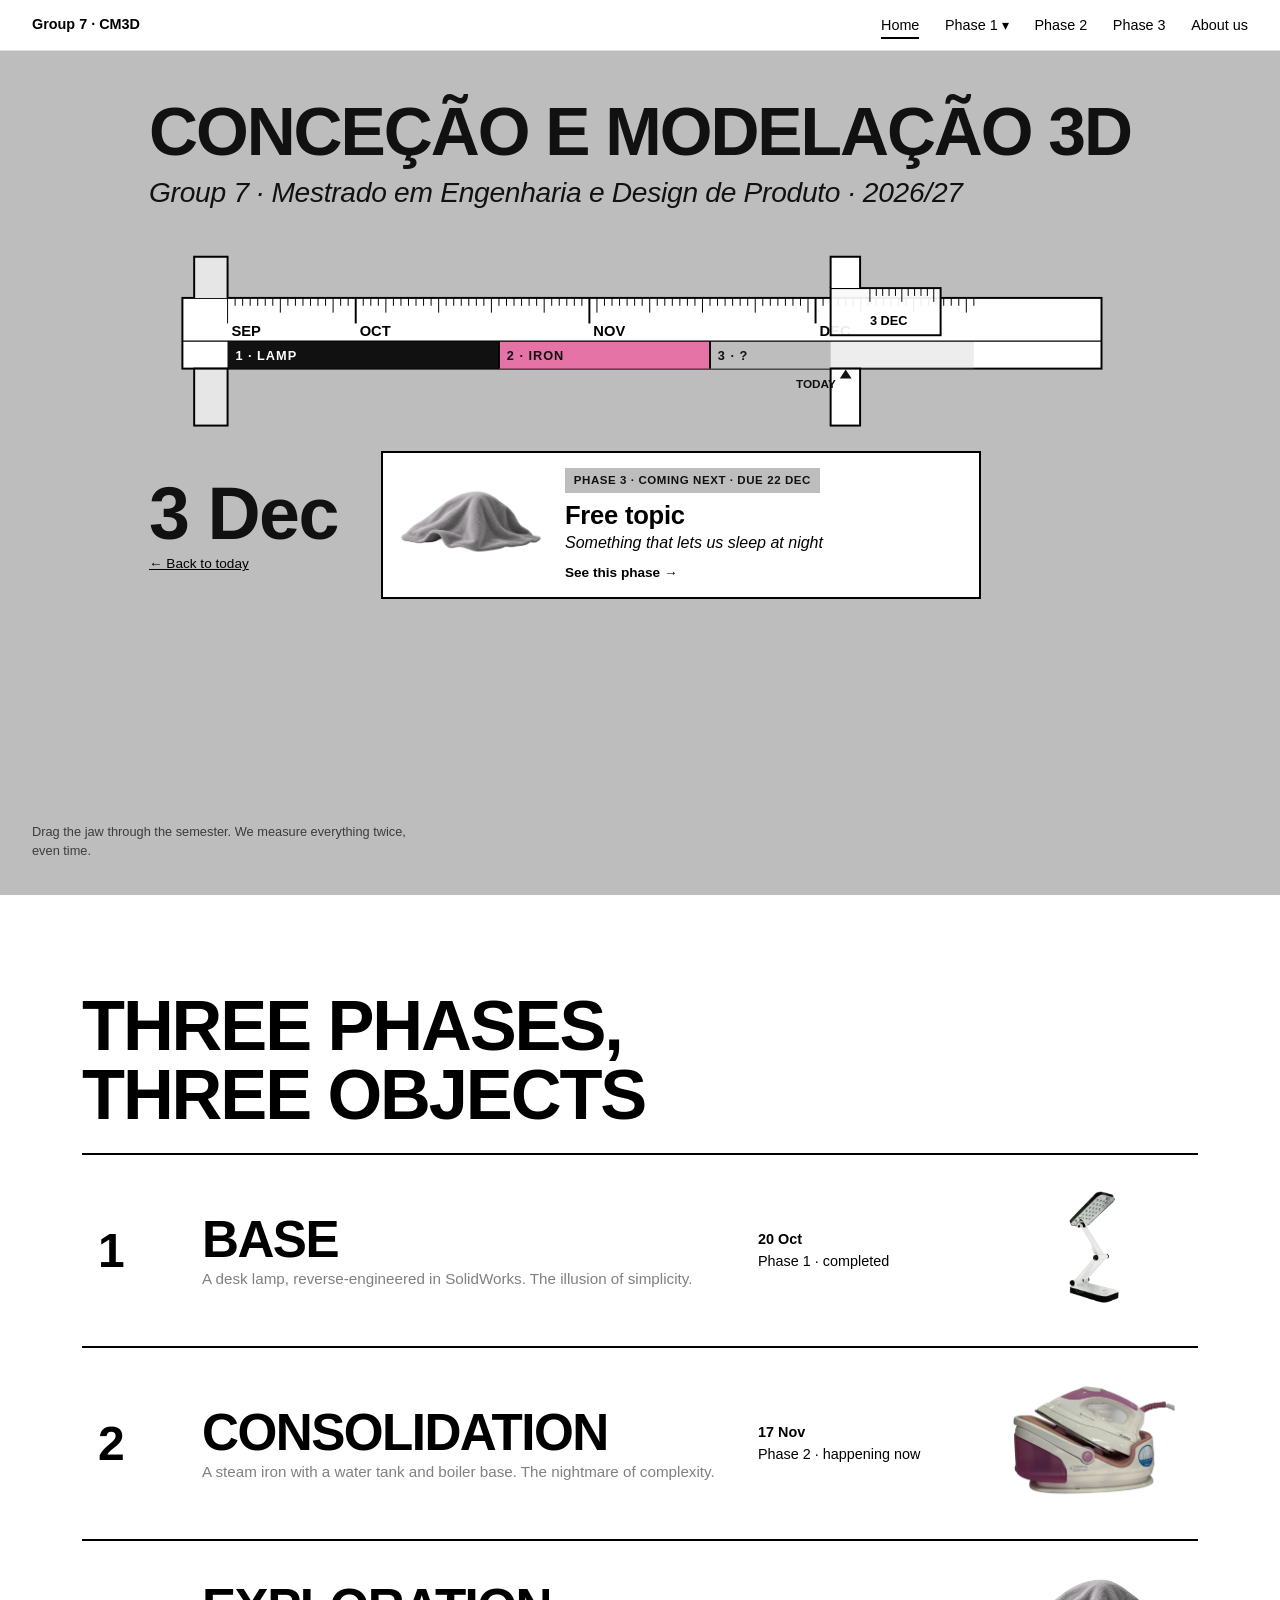
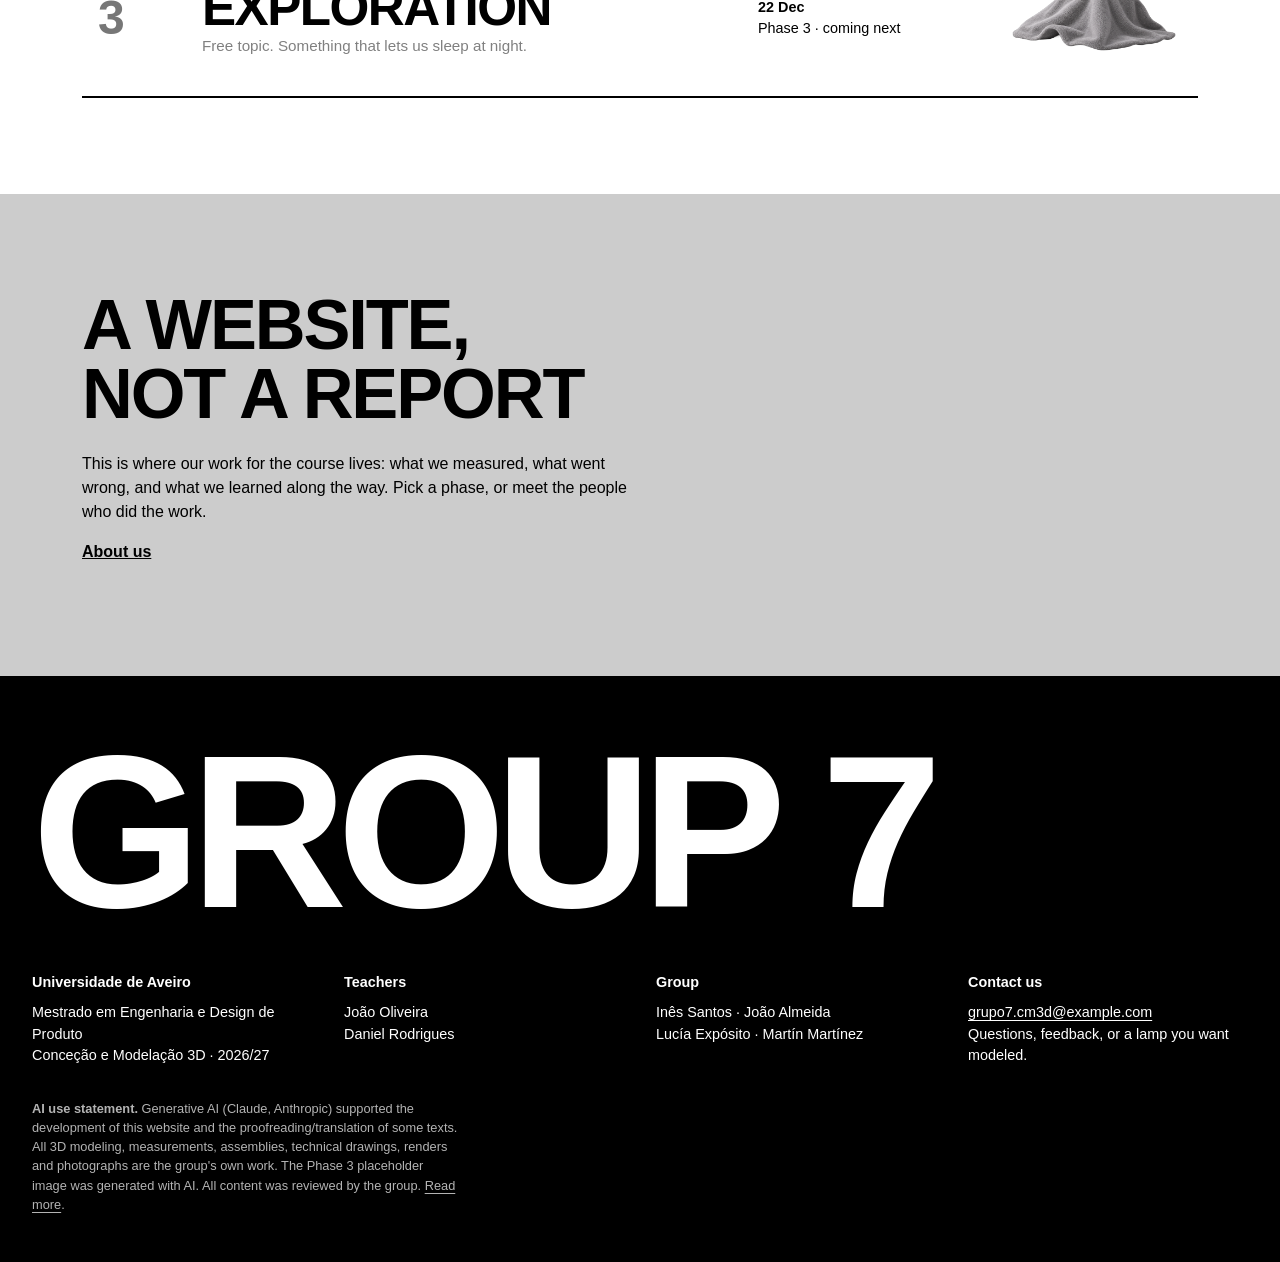
<file: index.html>
<!DOCTYPE html><html lang="en"><head><meta charset="utf-8"><meta name="viewport" content="width=device-width,initial-scale=1"><title>Home | Group 7 | CM3D</title><link rel="stylesheet" href="style.css">
<style>
/* ===== Live timeline (caliper) ===== */
.hero{background:var(--hero,#fff);color:var(--hero-ink,#000);padding-top:3rem;transition:background-color .6s,color .6s}
.hero h1{font-size:clamp(2.4rem,5.3vw,5.6rem)}
.hero .sub{margin-top:.4rem}
.hero .hint{color:inherit;opacity:.75}
.tl{margin-top:1.5rem}
.tl .cal{margin-top:0;color:inherit}
.tl svg{width:100%;height:auto;display:block;touch-action:none;cursor:pointer;user-select:none}
.tl .jaw{cursor:grab}.tl .jaw:active{cursor:grabbing}
.tl .jaw:focus{outline:none}.tl .jaw:focus-visible rect{stroke-width:4}
.tl-read{display:grid;grid-template-columns:minmax(200px,auto) 1fr;gap:2rem;align-items:center;margin-top:1rem}
.tl-date{font-weight:800;font-size:clamp(2.6rem,7vw,4.6rem);line-height:.95;letter-spacing:-.02em}
.tl-date small{display:block;font-size:.85rem;font-weight:400;letter-spacing:0;margin-top:.6rem}
.tl-date button{font:inherit;background:none;border:0;padding:0;text-decoration:underline;cursor:pointer}
.tl-card{display:flex;gap:1.2rem;align-items:center;text-decoration:none;color:inherit;border:2px solid #000;background:#fff;padding:.8rem;max-width:600px;transition:transform .15s,box-shadow .15s}
.tl-card:hover{transform:translate(-3px,-3px);box-shadow:6px 6px 0 #000}
.tl-card img,.tl-ph{width:150px;height:112px;object-fit:contain;flex:none;background:#fff}
.tl-ph{display:flex;align-items:center;justify-content:center;font-size:3.5rem;font-weight:800;background:repeating-linear-gradient(45deg,#eee 0 10px,#e2e2e2 10px 20px)}
.tl-tag{display:inline-block;font-size:.72rem;font-weight:700;padding:.25rem .55rem;letter-spacing:.05em;text-transform:uppercase;background:var(--pc,#000);color:var(--pi,#fff)}
.tl-card h3{margin:.5rem 0 .15rem;font-size:1.6rem;line-height:1.1;text-transform:none;letter-spacing:-.01em}
.tl-card p{margin:0;font-style:italic;color:#000}
.tl-card{color:#000}
.tl-card .go{display:block;margin-top:.5rem;font-size:.85rem;font-weight:700}
.row .n{transition:color .2s}
@media (max-width:640px){.tl-read{grid-template-columns:1fr;gap:1rem}.tl-card img,.tl-ph{width:100px;height:80px}}
</style></head><body><header class="nav"><a href="index.html">Group 7 &middot; CM3D</a><nav aria-label="Main"><ul><li><a href="index.html" class="on">Home</a></li><li class="dd"><a href="fase1.html">Phase 1 &#9662;</a><ul><li><a href="fase1.html#s01">01 &nbsp;The object</a></li><li><a href="fase1.html#s02">02 &nbsp;Disassembly</a></li><li><a href="fase1.html#s03">03 &nbsp;Measuring</a></li><li><a href="fase1.html#s04">04 &nbsp;Modeling</a></li><li><a href="fase1.html#s05">05 &nbsp;Assembly & drawings</a></li><li><a href="fase1.html#s06">06 &nbsp;Challenges</a></li></ul></li><li><a href="fase2.html">Phase 2</a></li><li><a href="fase3.html">Phase 3</a></li><li><a href="nosotros.html">About us</a></li></ul></nav></header><main><div class="hero"><div class="wrap"><h1>Conceção e Modelação 3D</h1><p class="sub it">Group 7 &middot; Mestrado em Engenharia e Design de Produto &middot; 2026/27</p>
<div class="tl">
<svg id="cal" class="cal" viewBox="0 0 1000 200" role="img" aria-label="Course timeline drawn as a vernier caliper. Drag the jaw to travel through the semester."></svg>
<div class="tl-read" aria-live="polite">
<div class="tl-date"><span id="tlDay">&nbsp;</span><small id="tlNote">Today</small></div>
<a class="tl-card" id="tlCard" href="fase2.html"><span id="tlMedia"></span><div><span class="tl-tag" id="tlTag">&nbsp;</span><h3 id="tlTitle">&nbsp;</h3><p id="tlLine">&nbsp;</p><span class="go">See this phase &rarr;</span></div></a>
</div>
</div></div><p class="hint">Drag the jaw through the semester. We measure everything twice, even time.</p></div>
<section><div class="wrap"><h2>Three phases,<br>three objects</h2><div class="rows"><a class="row" href="fase1.html" data-phase="0"><span class="n">1</span><h3>Base<small>A desk lamp, reverse-engineered in SolidWorks. The illusion of simplicity.</small></h3><div class="st"><b>20 Oct</b>Phase 1 &middot; complete</div><div class="th"><img src="img/lamp.png" alt="The desk lamp, unfolded"></div></a><a class="row" href="fase2.html" data-phase="1"><span class="n">2</span><h3>Consolidation<small>A steam iron with a water tank and boiler base. The nightmare of complexity.</small></h3><div class="st"><b>17 Nov</b>Phase 2 &middot; happening now</div><div class="th"><img src="img/iron.png" alt="The Flama Jetpress steam iron on its base"></div></a><a class="row" href="fase3.html" data-phase="2"><span class="n">3</span><h3>Exploration<small>Free topic. Something that lets us sleep at night.</small></h3><div class="st"><b>22 Dec</b>Phase 3 &middot; coming next</div><div class="th"><img src="img/fase3.png" alt="A mystery object under a blanket: Phase 3 is still to come"></div></a></div></div></section><section class="grey"><div class="wrap"><h2>A website,<br>not a report</h2><p>This is where our work for the course lives: what we measured, what went wrong, and what we learned along the way. Pick a phase, or meet the people who did the work.</p><p><a href="nosotros.html"><b>About us</b></a></p></div></section></main><footer><div class="wm">Group 7</div><div class="g">
<div><h4>Universidade de Aveiro</h4>Mestrado em Engenharia e Design de Produto<br>Conceção e Modelação 3D &middot; 2026/27</div>
<div><h4>Teachers</h4>João Oliveira<br>Daniel Rodrigues</div>
<div><h4>Group</h4>Inês Santos &middot; João Almeida<br>Lucía Expósito &middot; Martín Martínez</div>
<div><h4>Contact us</h4><a href="mailto:grupo7.cm3d@example.com">grupo7.cm3d@example.com</a><br>Questions, feedback, or a lamp you want modeled.</div></div>
<p style="font-size:0.8rem; opacity:0.7; max-width:60ch; margin-top:2rem;"><strong>AI use statement.</strong> Generative AI (Claude, Anthropic) supported the development of this website and the proofreading/translation of some texts. All 3D modeling, measurements, assemblies, technical drawings, renders and photographs are the group's own work. The Phase 3 placeholder image was generated with AI. All content was reviewed by the group. <a href="nosotros.html#ai">Read more</a>.</p>
</footer><script>
/* ================================================================
   LIVE TIMELINE — edit only this block when a phase changes.
   done:true  -> phase shows as "Completed".
   The bar fills automatically with today's date.
   ================================================================ */
var COURSE_START = '2026-09-14';   // first week of classes
var PHASES = [
  {name:'The lamp',  line:'The illusion of simplicity',  start:'2026-09-14', end:'2026-10-20', color:'#111111', ink:'#ffffff', img:'img/lamp.png', href:'fase1.html', label:'1 · LAMP', done:true},
  {name:'The iron',  line:'The nightmare of complexity', start:'2026-10-20', end:'2026-11-17', color:'#E673A5', ink:'#111111', img:'img/iron.png', href:'fase2.html', label:'2 · IRON', done:false},
  {name:'Free topic',line:'Something that lets us sleep at night', start:'2026-11-17', end:'2026-12-22', color:'#BDBDBD', ink:'#111111', img:'img/fase3.png', href:'fase3.html', label:'3 · ?', done:false}
];
/* ================================================================ */
(function(){
var s=document.getElementById('cal'),NS='http://www.w3.org/2000/svg';
var MON=['Jan','Feb','Mar','Apr','May','Jun','Jul','Aug','Sep','Oct','Nov','Dec'];
function d(str){var p=str.split('-');return new Date(+p[0],p[1]-1,+p[2])}
var DAY=864e5,S=d(COURSE_START),E=d(PHASES[PHASES.length-1].end);
function idx(dt){return Math.round((dt-S)/DAY)}
function dayDate(i){return new Date(S.getFullYear(),S.getMonth(),S.getDate()+i)}
var D=idx(E),X0=80,X1=840,K=(X1-X0)/D;
function X(i){return X0+i*K}
var now=new Date();now=new Date(now.getFullYear(),now.getMonth(),now.getDate());
var TODAY=Math.max(0,Math.min(D,idx(now)));
var allDone=PHASES.every(function(p){return p.done});
if(allDone)TODAY=D;
PHASES.forEach(function(p){p.a=idx(d(p.start));p.b=idx(d(p.end))});
function e(n,a,p){var x=document.createElementNS(NS,n);for(var k in a)x.setAttribute(k,a[k]);(p||s).appendChild(x);return x}

/* ruler body */
e('rect',{x:X0-46,y:60,width:X1-X0+46+130,height:72,fill:'#fff',stroke:'#000','stroke-width':2});
/* phase bands: faint for the whole phase, solid up to today */
var defs=e('defs',{}),cp=e('clipPath',{id:'tlFill'},defs),cr=e('rect',{x:0,y:0,width:X0,height:230},cp);
var faint=e('g',{opacity:.28}),solid=e('g',{'clip-path':'url(#tlFill)'}),labels=e('g',{});
PHASES.forEach(function(p,i){
  var a={x:X(p.a),y:104,width:X(p.b)-X(p.a),height:28,fill:p.color};
  e('rect',a,faint);e('rect',a,solid);
  if(i)e('line',{x1:X(p.a),x2:X(p.a),y1:104,y2:132,stroke:'#000','stroke-width':2},labels);
  e('text',{x:X(p.a)+8,y:123,'font-size':13,'font-weight':800,fill:p.ink,'letter-spacing':1},labels).textContent=p.label;
});
e('line',{x1:X0-46,x2:X1+130,y1:104,y2:104,stroke:'#000','stroke-width':1.5});
/* day ticks: long on the 1st of each month, medium on Mondays */
for(var i=0;i<=D;i++){var dt=dayDate(i),first=dt.getDate()==1,mon=dt.getDay()==1;
  var L=first||i==0?26:mon?15:8;e('line',{x1:X(i),x2:X(i),y1:60,y2:60+L,stroke:'#000','stroke-width':first?2:1});
  if(first||i==0)e('text',{x:X(i)+4,y:99,'font-size':15,'font-weight':800},0).textContent=MON[dt.getMonth()].toUpperCase();}
/* "today" marker */
/* fixed jaw */
e('rect',{x:X0-34,y:132,width:34,height:58,fill:'#e6e6e6',stroke:'#000','stroke-width':2});
e('path',{d:'M'+(X0-34)+' 60V18h34V60',fill:'#e6e6e6',stroke:'#000','stroke-width':2});
/* sliding jaw (left face = selected day) */
var g=e('g',{'class':'jaw',tabindex:0,role:'slider','aria-label':'Timeline jaw','aria-valuemin':0,'aria-valuemax':D});
e('rect',{x:0,y:50,width:112,height:48,fill:'#fff','fill-opacity':.92,stroke:'#000','stroke-width':2},g);
e('path',{d:'M0 50V18h30V50',fill:'#fff',stroke:'#000','stroke-width':2},g);
e('rect',{x:0,y:132,width:30,height:58,fill:'#fff',stroke:'#000','stroke-width':2},g);
for(var j=0;j<=10;j++)e('line',{x1:40+j*6.5,x2:40+j*6.5,y1:50,y2:50+(j%5?8:14),stroke:'#000'},g);
var jl=e('text',{x:40,y:88,'font-size':13,'font-weight':800},g);
/* "today" marker (drawn on top, label left of the jaw) */
var tm=e('g',{fill:'currentColor'});e('path',{d:'M'+(X(TODAY)-6)+' 142 l6 -9 l6 9 z'},tm);
e('text',{x:X(TODAY)-10,y:152,'font-size':12,'font-weight':800,'text-anchor':'end'},tm).textContent='TODAY';

/* readout */
var hero=document.querySelector('.hero'),$=function(id){return document.getElementById(id)},rows=document.querySelectorAll('.row[data-phase]');
var NOWK=-1;PHASES.some(function(p,k){if(!p.done){NOWK=k;return true}});
function status(p,i){return p.done?'Completed':(i===NOWK?'Happening now':'Coming next')}
function phaseAt(i){for(var k=0;k<PHASES.length;k++)if(i<=PHASES[k].b||k==PHASES.length-1)return k;return 0}
function fmt(i){var dt=dayDate(i);return dt.getDate()+' '+MON[dt.getMonth()]}
var cur=-1,day=0;
function set(v,fill){
  day=Math.max(0,Math.min(D,Math.round(v)));
  g.setAttribute('transform','translate('+X(day)+',0)');
  g.setAttribute('aria-valuenow',day);g.setAttribute('aria-valuetext',fmt(day));
  jl.textContent=fmt(day).toUpperCase();
  if(fill)cr.setAttribute('width',X(day));
  $('tlDay').textContent=fmt(day);
  $('tlNote').innerHTML=day==TODAY?(allDone?'Course complete. Timeline closed.':'Today'):'<button type="button" id="tlBack">&larr; Back to today</button>';
  var k=phaseAt(day);if(k!==cur){cur=k;var p=PHASES[k],c=$('tlCard');
    c.href=p.href;c.style.setProperty('--pc',p.color);c.style.setProperty('--pi',p.ink);
    hero.style.setProperty('--hero',p.color);hero.style.setProperty('--hero-ink',p.ink);
    $('tlTag').textContent='Phase '+(k+1)+' · '+status(p,k)+' · due '+fmt(p.b);
    $('tlTitle').textContent=p.name;$('tlLine').textContent=p.line;
    $('tlMedia').innerHTML=p.img?'<img src="'+p.img+'" alt="'+p.name+'">':'<span class="tl-ph" aria-hidden="true">?</span>';
    rows.forEach(function(r){r.querySelector('.n').style.color=+r.dataset.phase===k?(PHASES[k].color=='#BDBDBD'?'#777':PHASES[k].color):''});}
}
/* keep the phase rows in sync with the config */
rows.forEach(function(r){var k=+r.dataset.phase,p=PHASES[k];if(!p)return;
  r.querySelector('.st').innerHTML='<b>'+fmt(p.b)+'</b>Phase '+(k+1)+' &middot; '+status(p,k).toLowerCase();});
document.addEventListener('click',function(ev){if(ev.target&&ev.target.id=='tlBack')set(TODAY)});

/* interaction */
var drag=0,off=0,anim=1;
function vx(ev){var r=s.getBoundingClientRect();return (ev.clientX-r.left)/r.width*1000}
function stopIntro(){if(anim){anim=0;cr.setAttribute('width',X(TODAY))}}
s.addEventListener('pointerdown',function(ev){stopIntro();drag=1;var x=vx(ev);off=g.contains(ev.target)?x-X(day):0;s.setPointerCapture(ev.pointerId);set((x-off-X0)/K)});
s.addEventListener('pointermove',function(ev){if(drag)set((vx(ev)-off-X0)/K)});
s.addEventListener('pointerup',function(){drag=0});s.addEventListener('pointercancel',function(){drag=0});
g.addEventListener('keydown',function(ev){var st=ev.shiftKey?7:1;
  if(ev.key=='ArrowRight'||ev.key=='ArrowUp'){stopIntro();set(day+st);ev.preventDefault()}
  if(ev.key=='ArrowLeft'||ev.key=='ArrowDown'){stopIntro();set(day-st);ev.preventDefault()}
  if(ev.key=='Home'){stopIntro();set(0)}if(ev.key=='End'){stopIntro();set(D)}});

/* intro: the jaw opens from the first day of class to today, filling the bar */
if(matchMedia('(prefers-reduced-motion: reduce)').matches){anim=0;set(TODAY,true)}
else{set(0,true);var st0=null;requestAnimationFrame(function f(ts){if(!anim)return;st0=st0||ts;var p=Math.min(1,(ts-st0)/2200);
  set(TODAY*(1-Math.pow(1-p,3)),true);if(p<1)requestAnimationFrame(f);else anim=0})}
})();</script></body></html>
</file>
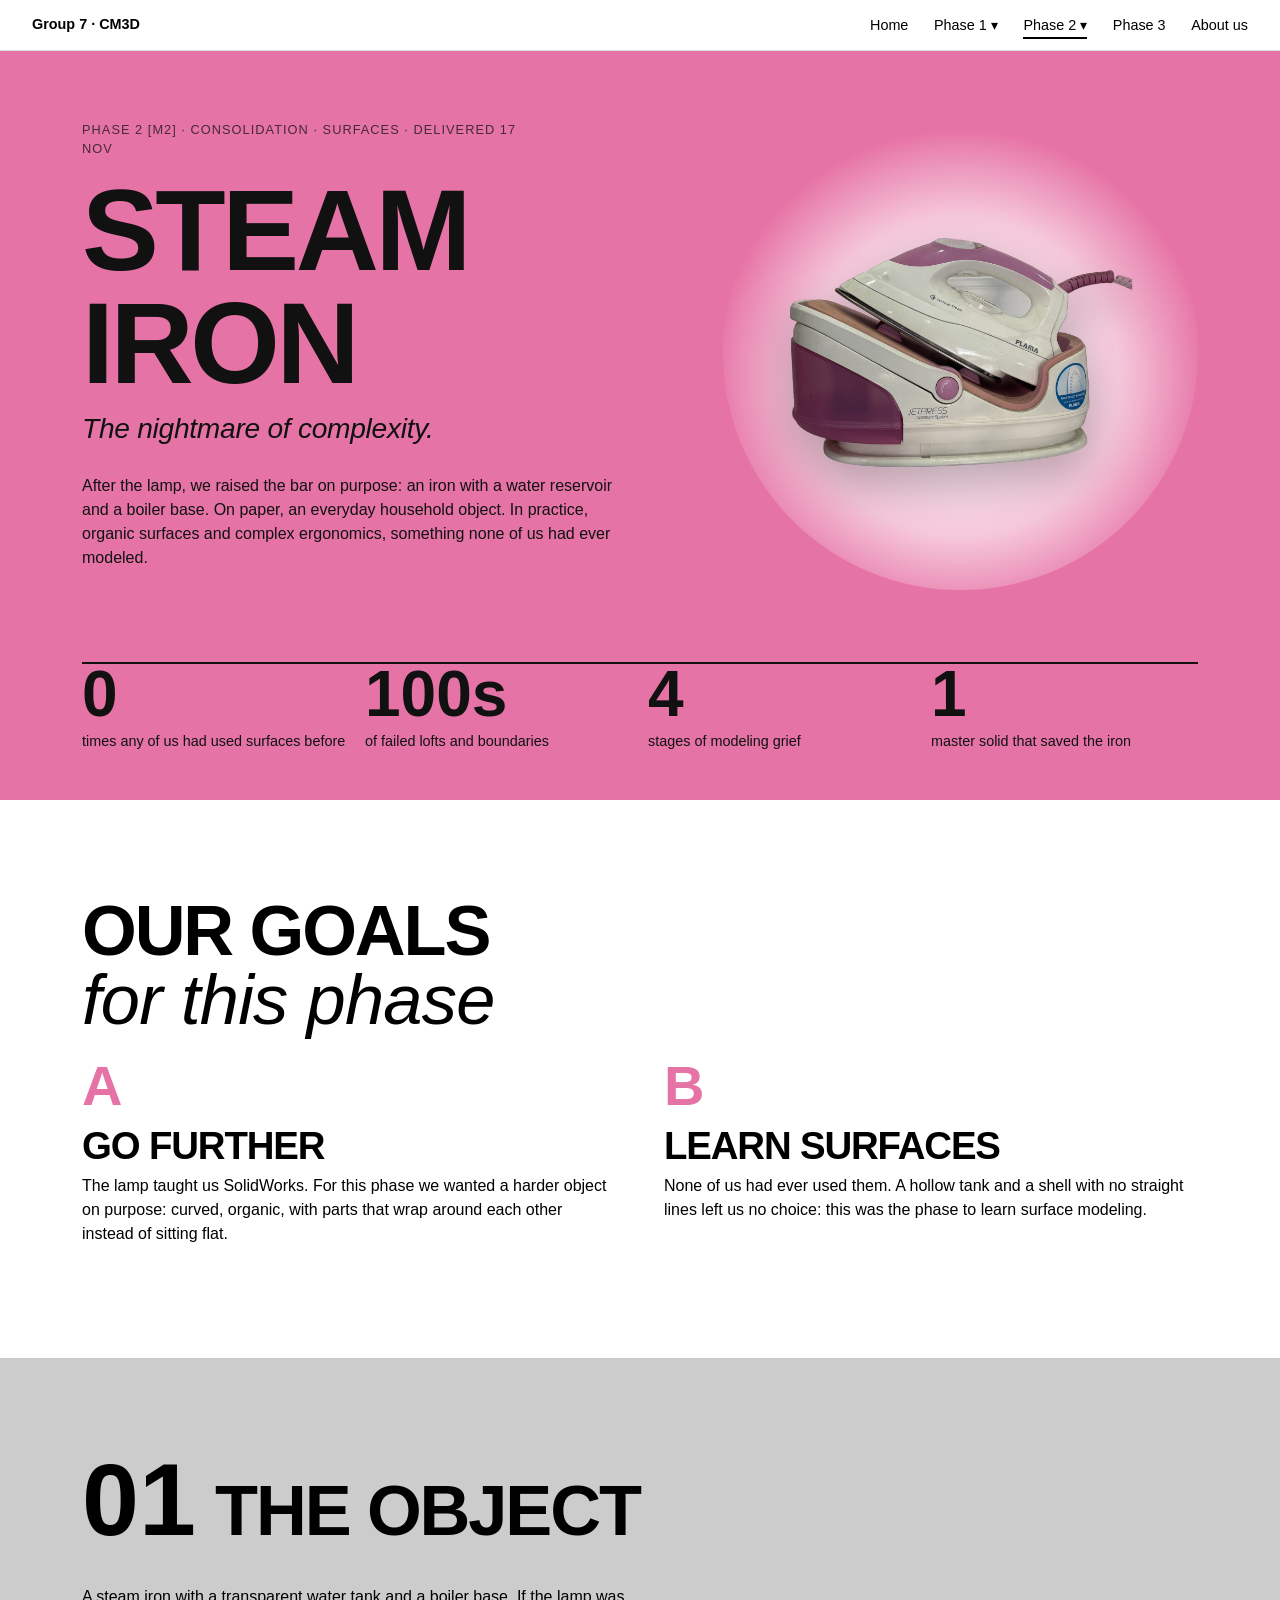
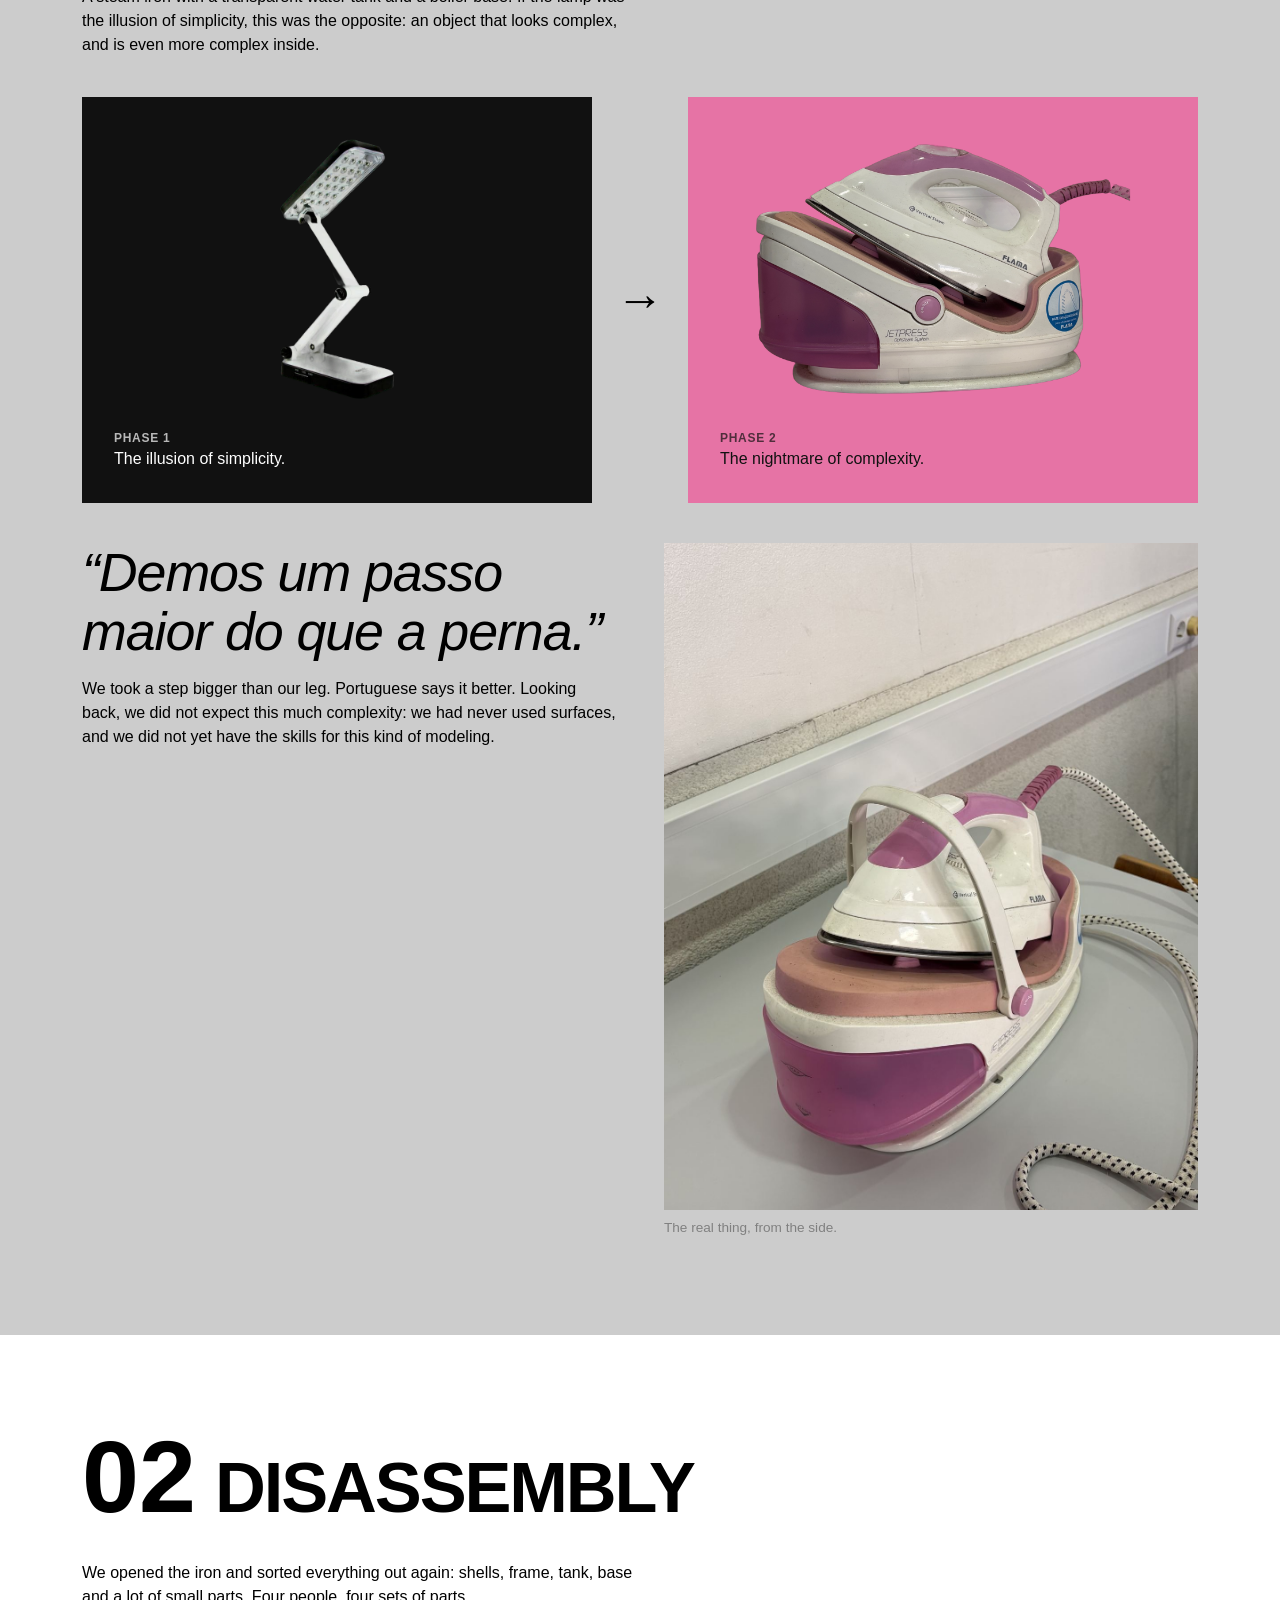
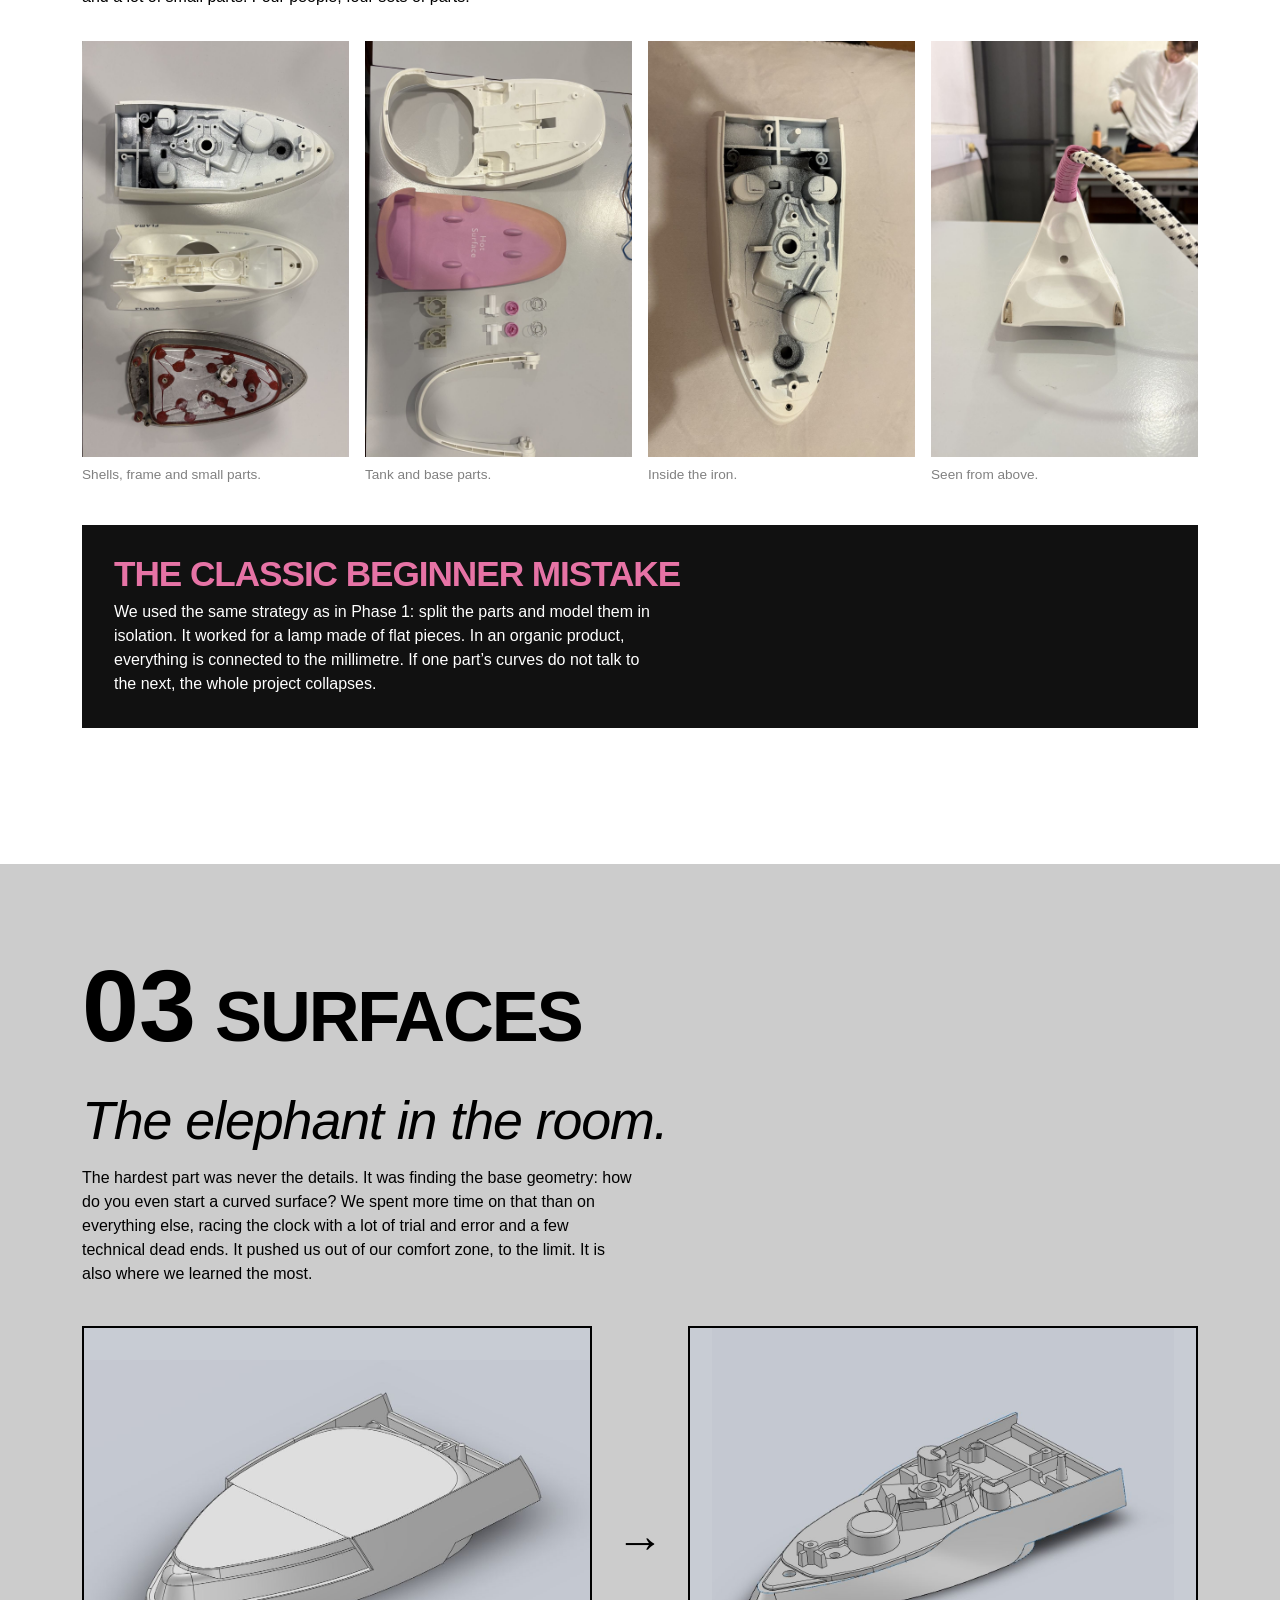
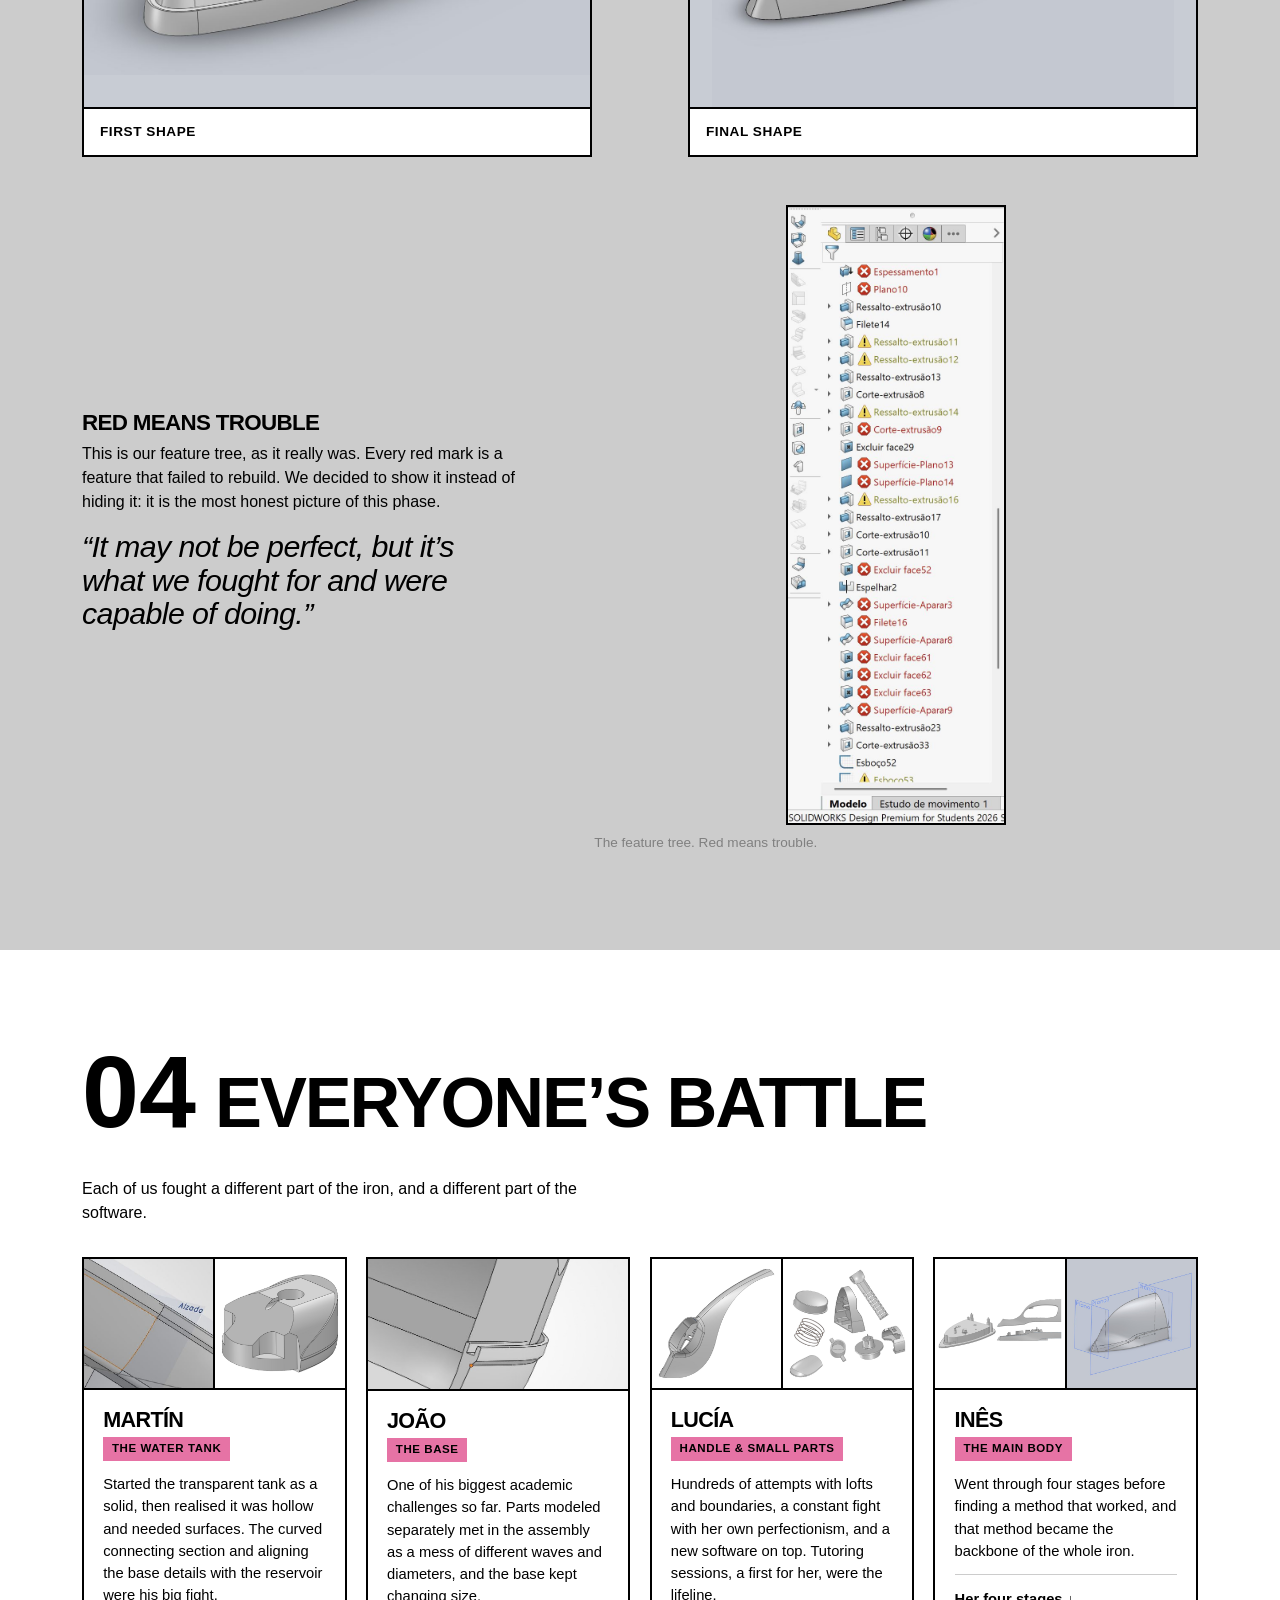
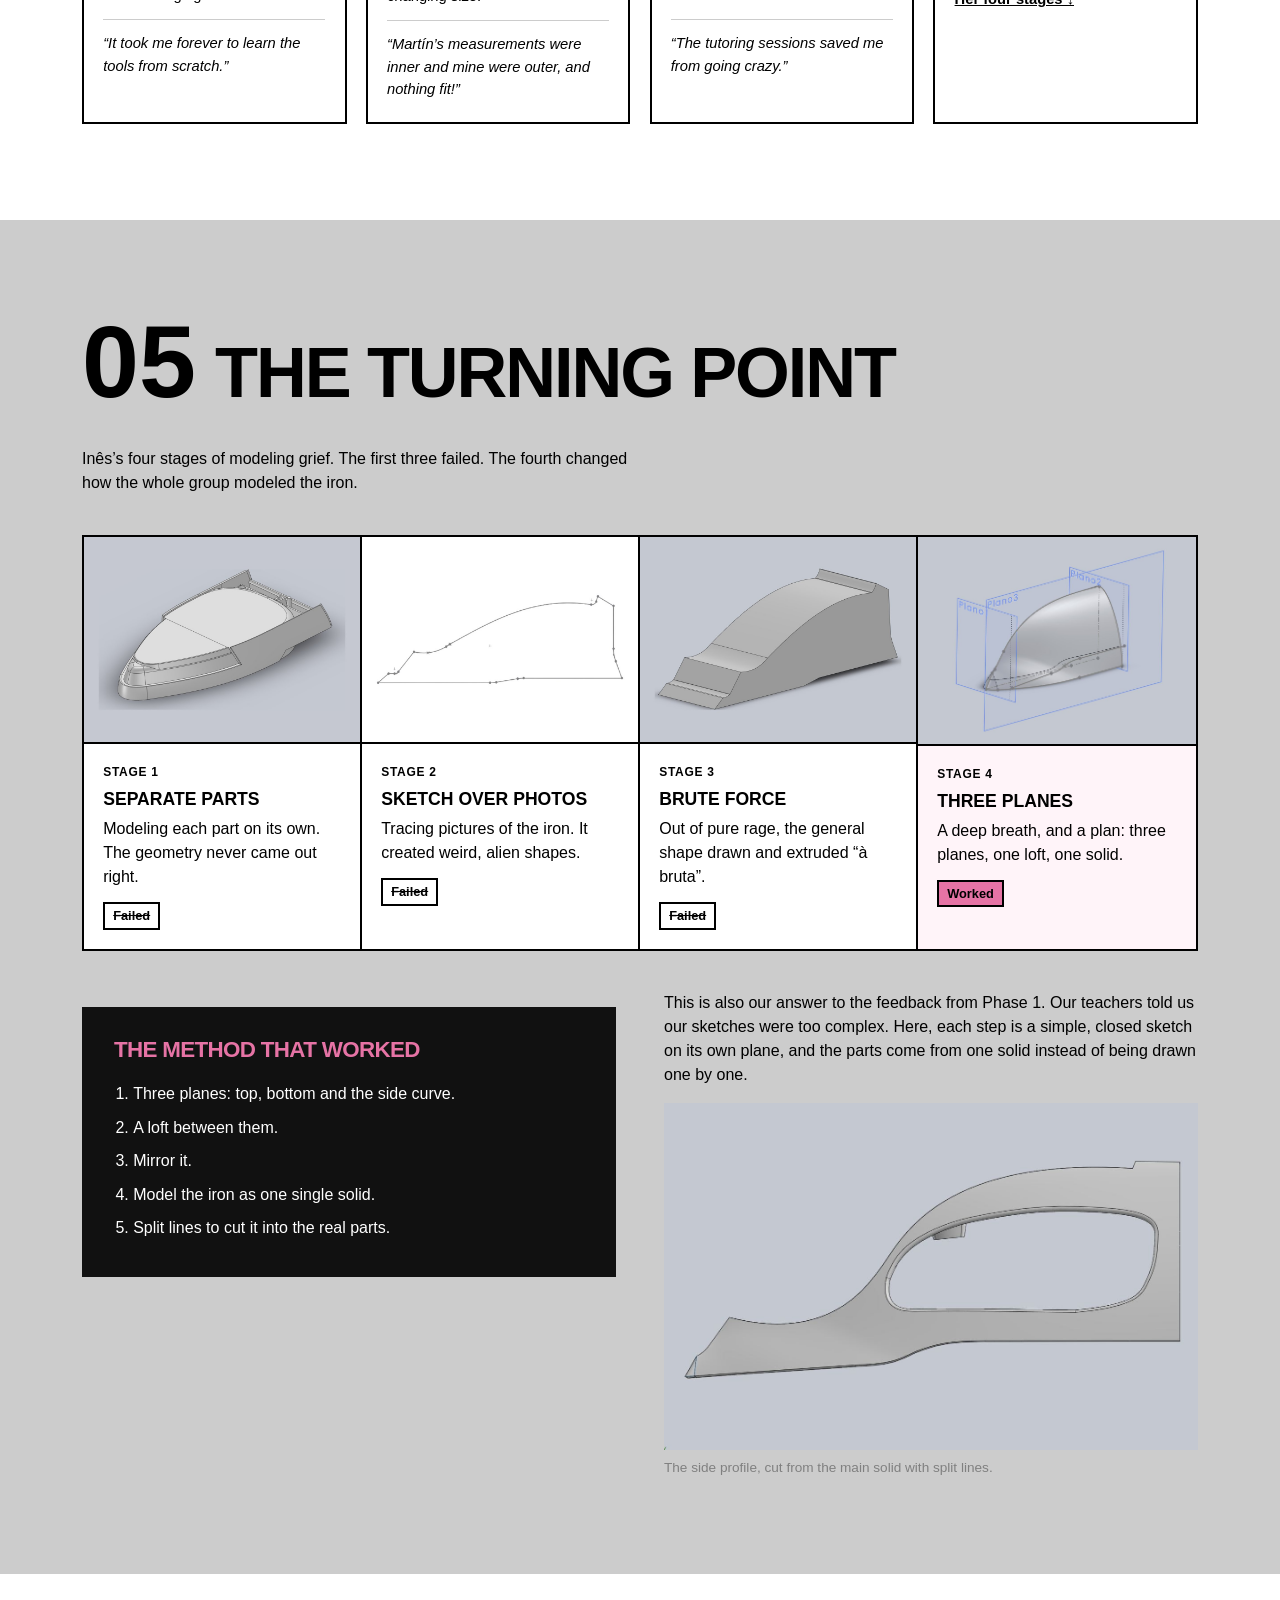
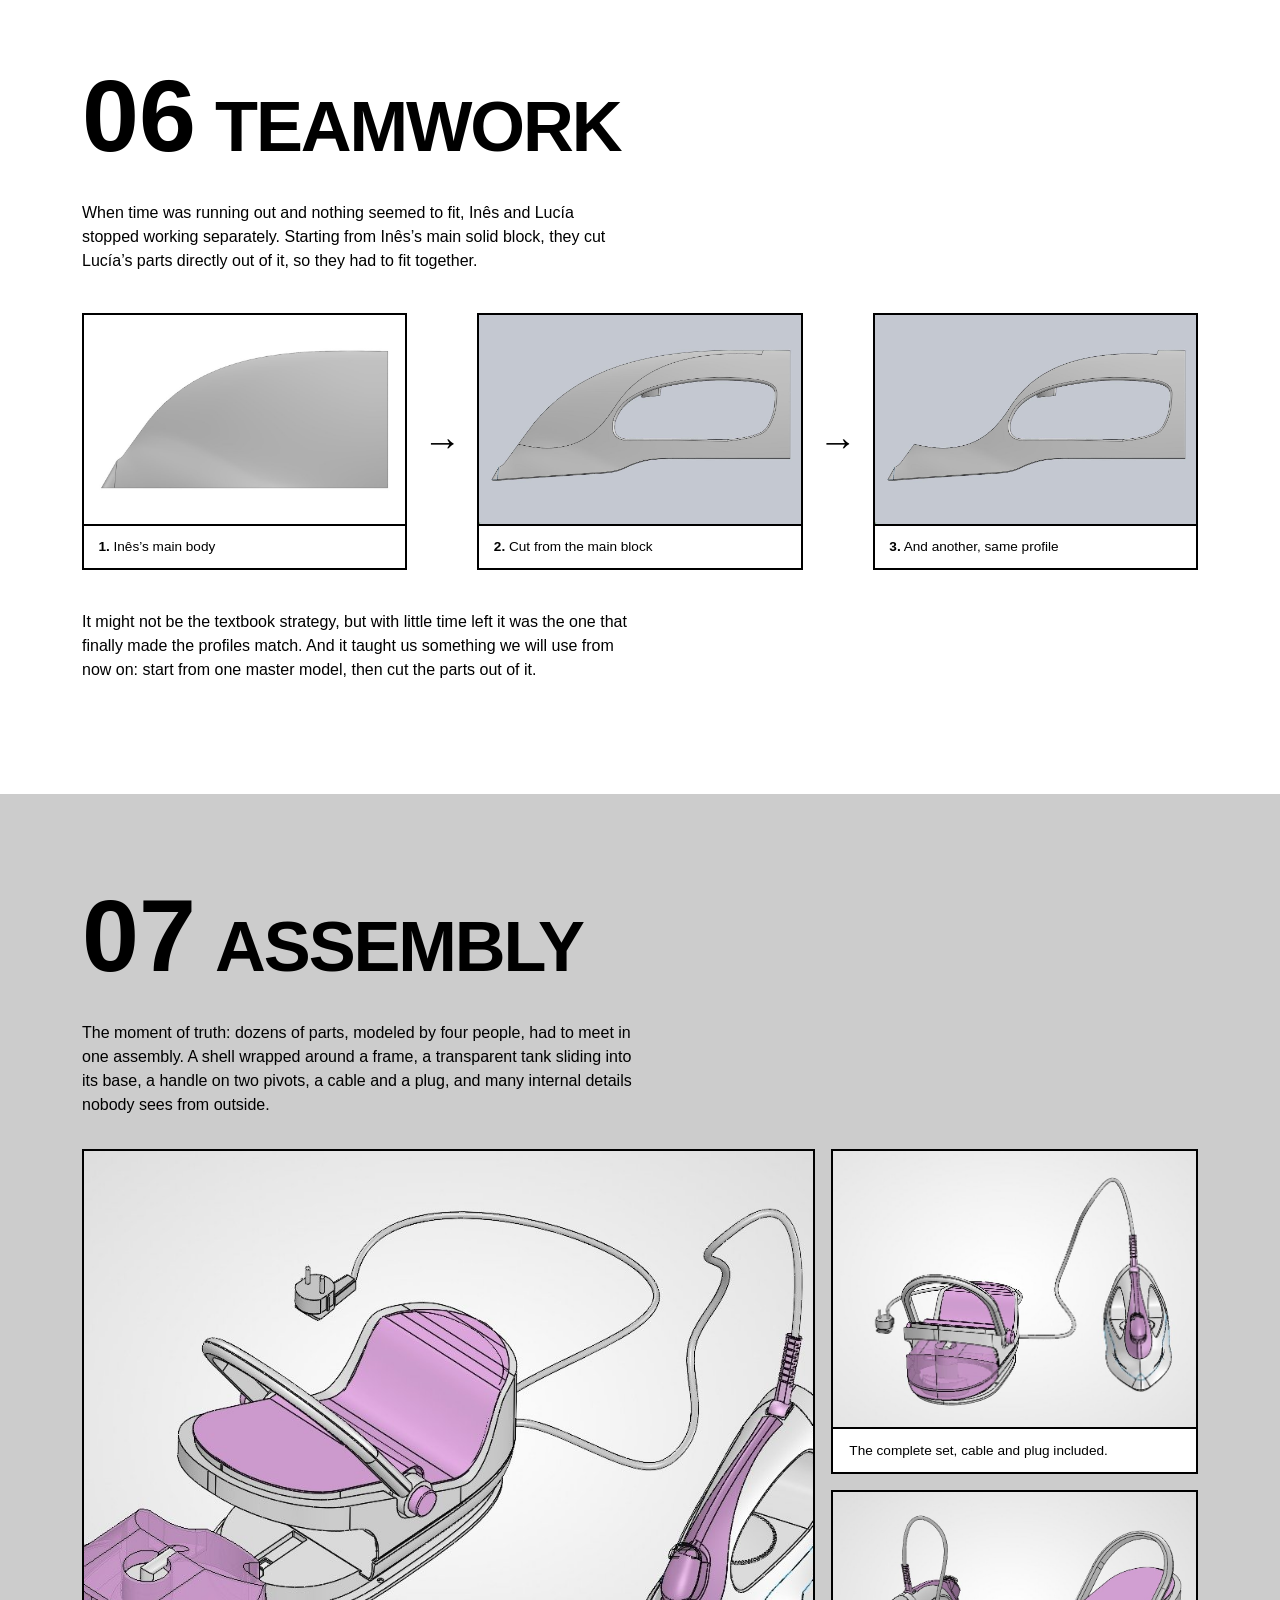
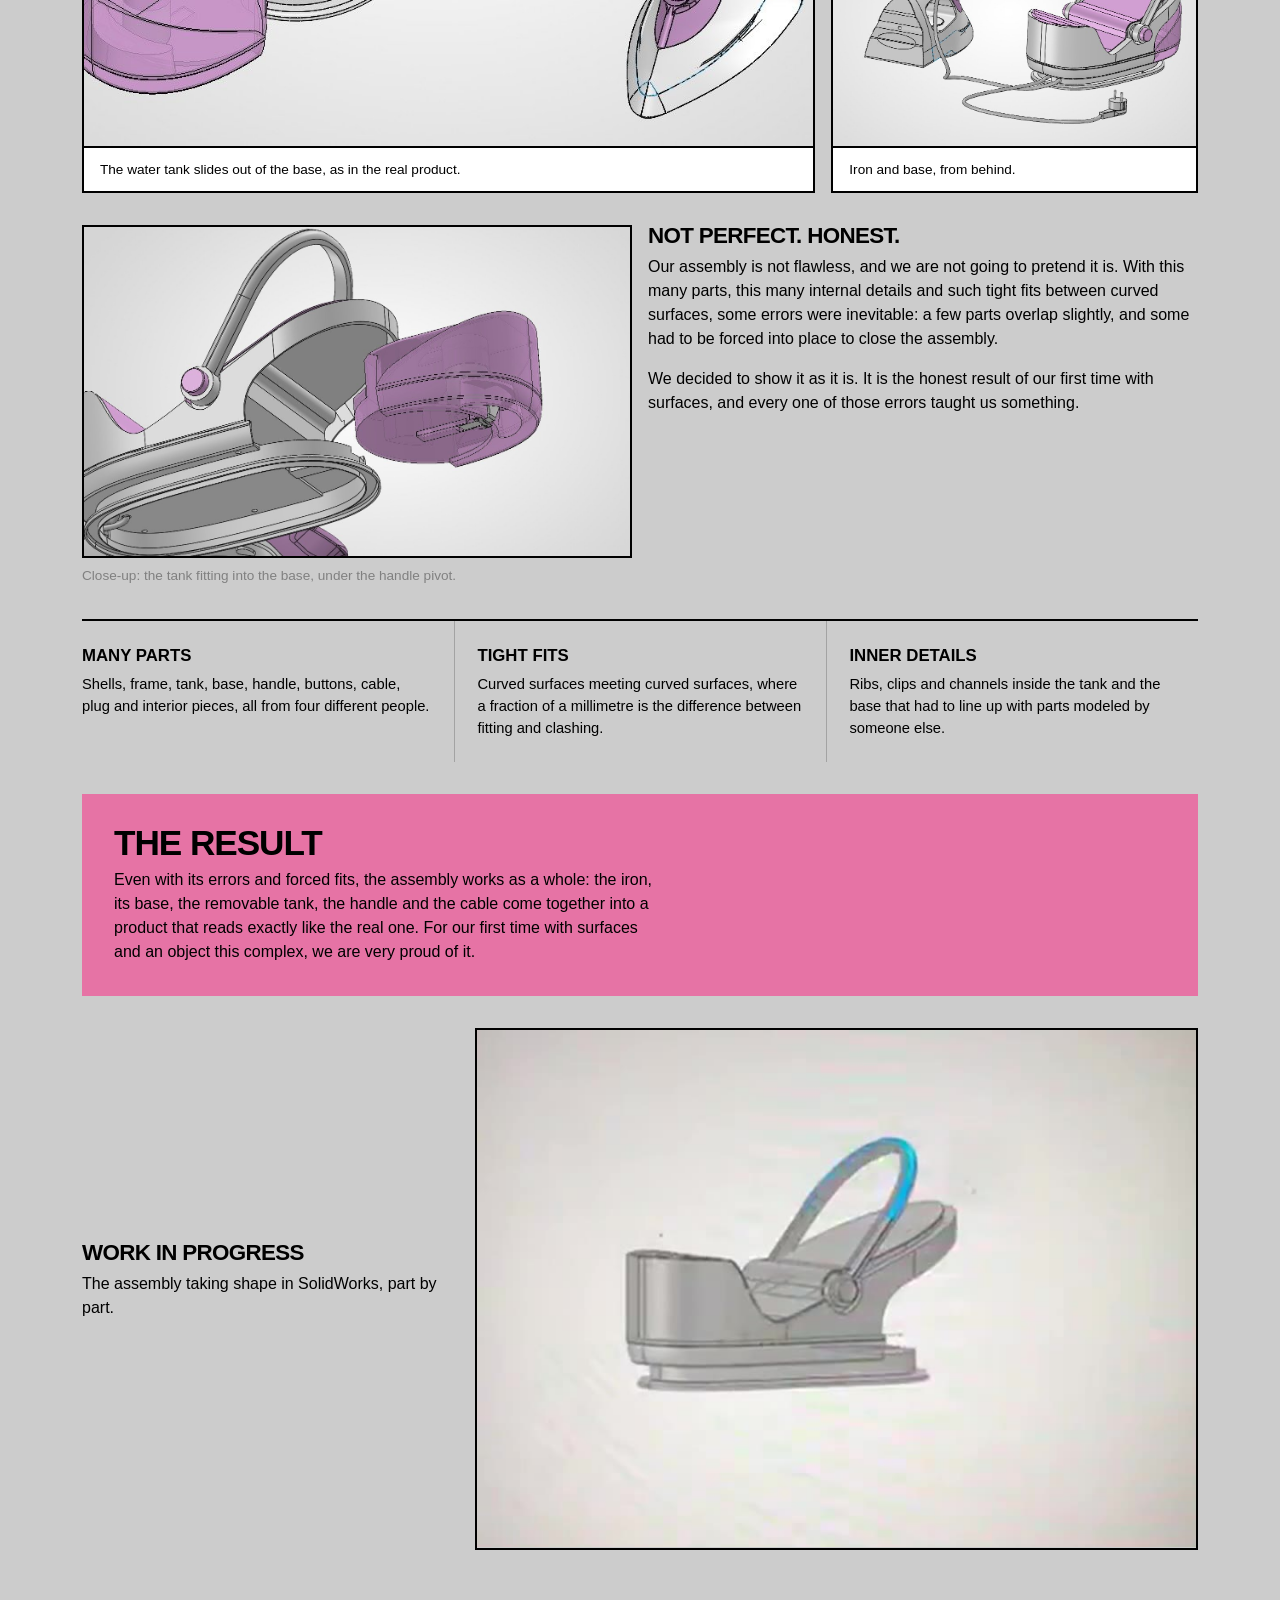
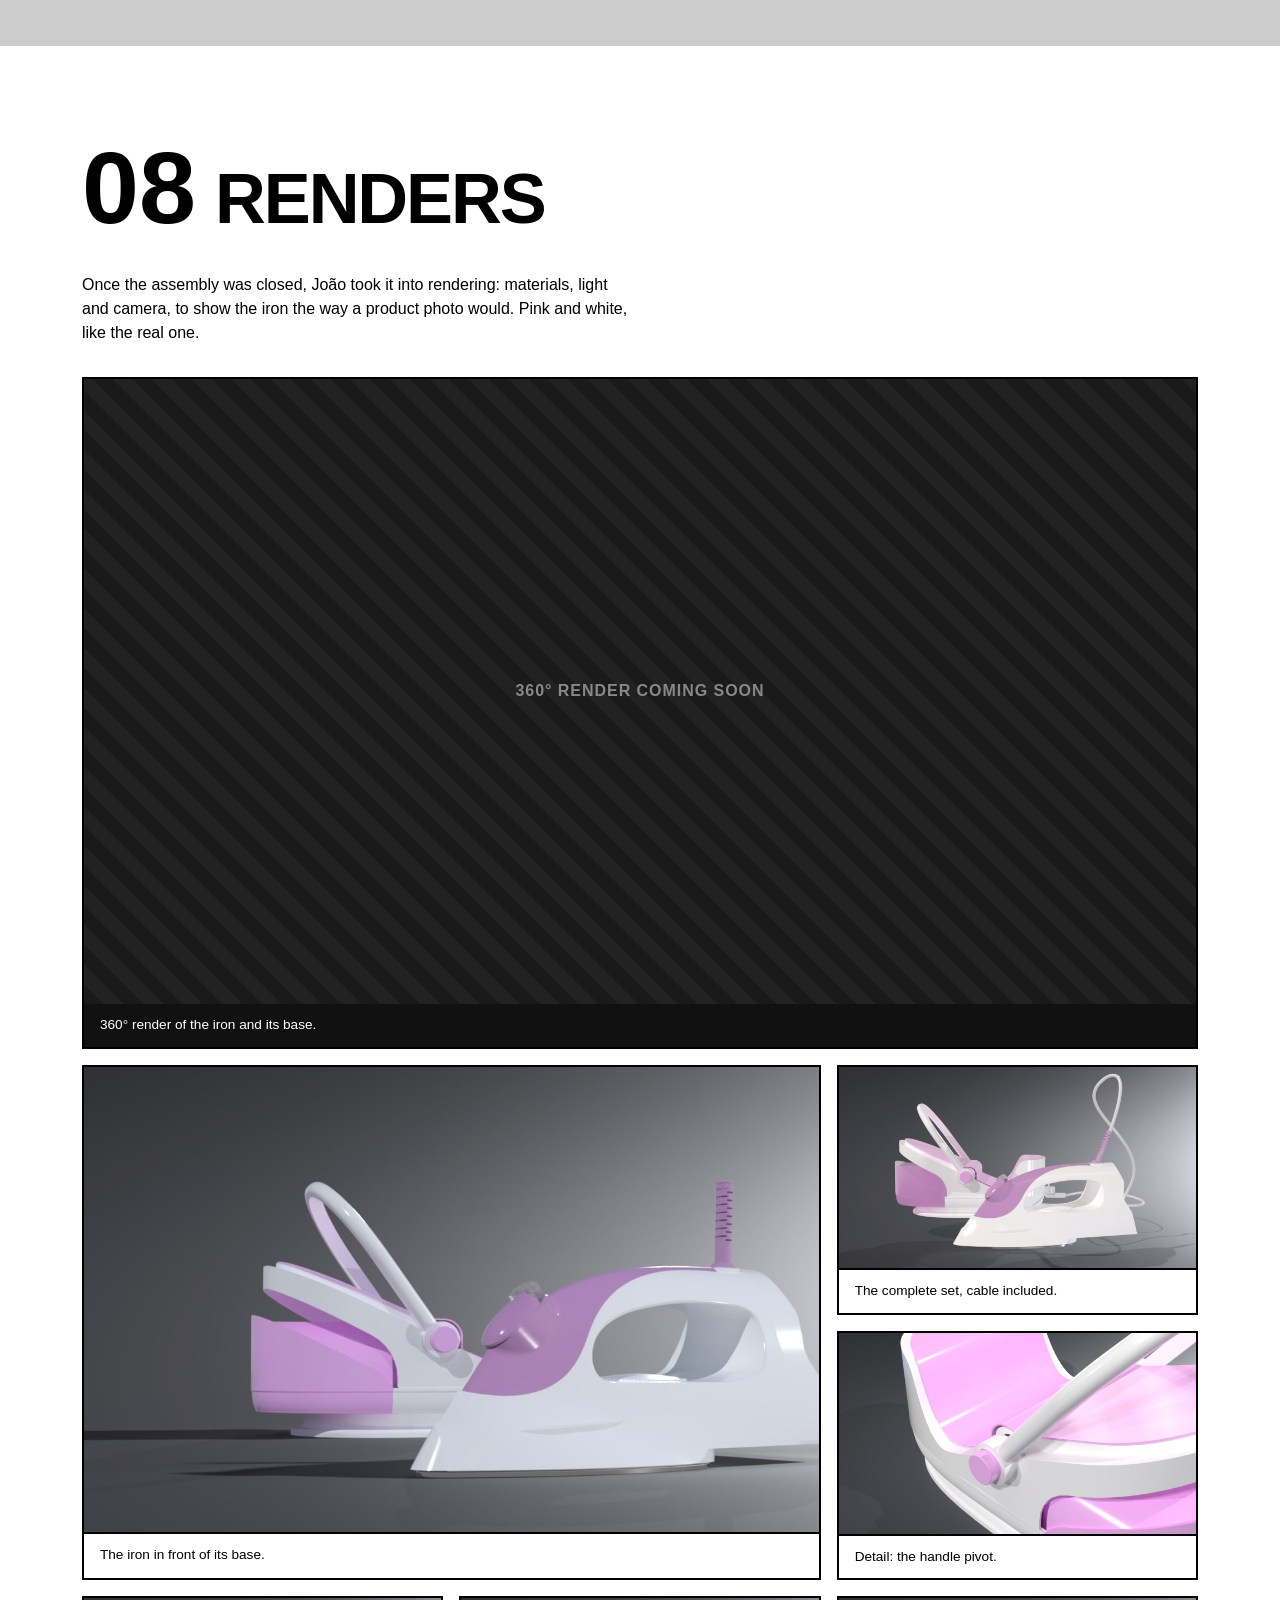
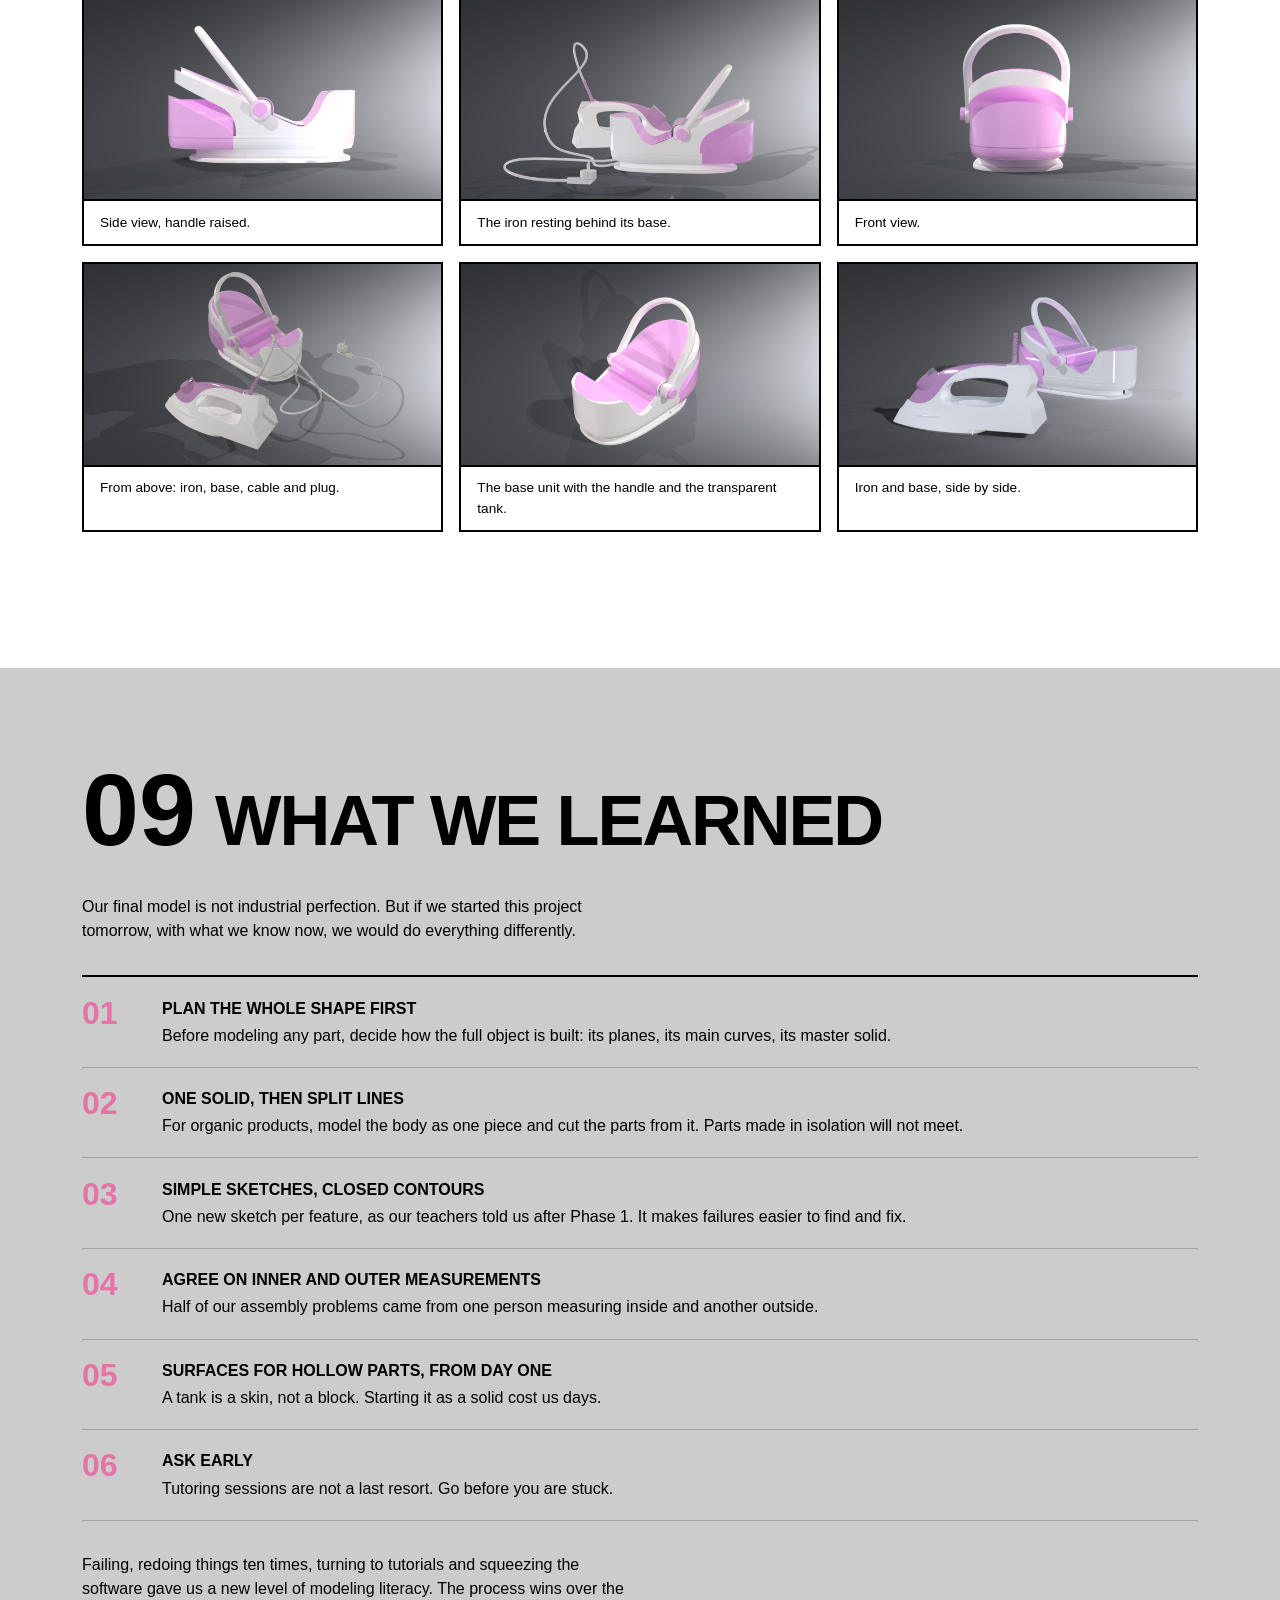
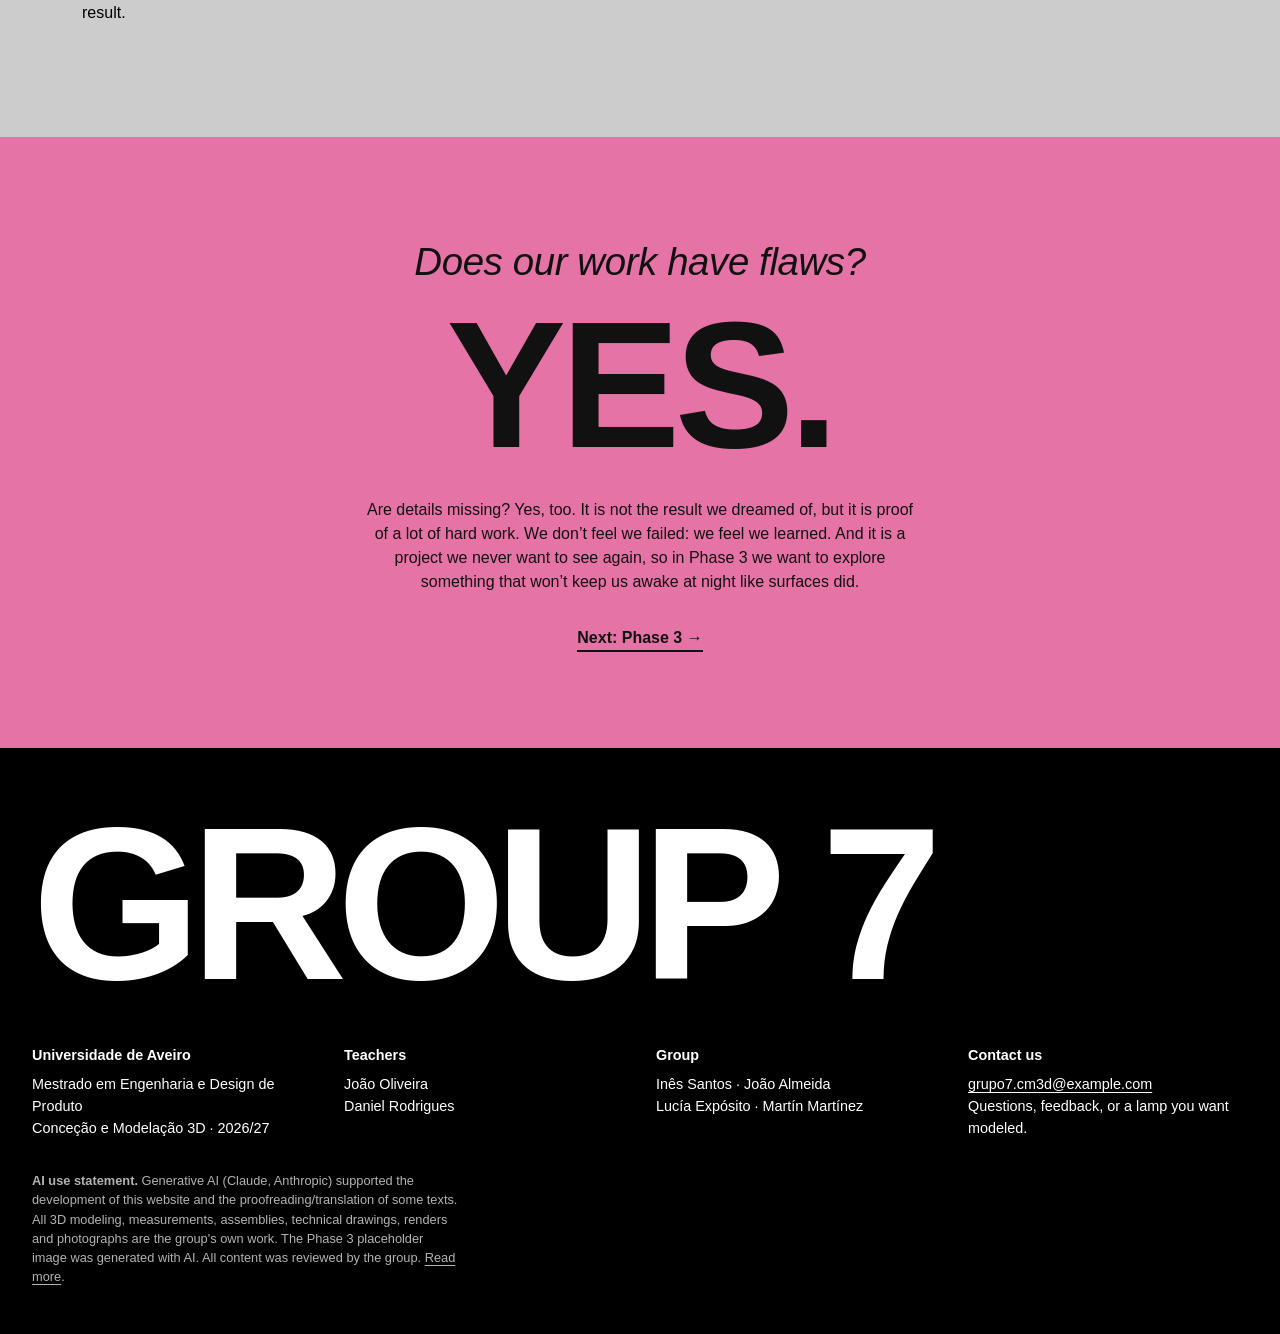
<file: fase2.html>
<!DOCTYPE html><html lang="en"><head><meta charset="utf-8"><meta name="viewport" content="width=device-width,initial-scale=1"><title>Phase 2 | Group 7 | CM3D</title><link rel="stylesheet" href="style.css">
<style>
/* ===== Phase 2 identity: pink, like the iron ===== */
:root{--pink:#E673A5;--teal:#72BFCB}
.p2-hero{background:var(--pink);color:#111;padding:4rem 0 3rem}
.p2-grid{display:grid;grid-template-columns:1.25fr 1fr;gap:3rem;align-items:center}
.p2-kick{font-size:.8rem;letter-spacing:.08em;text-transform:uppercase;opacity:.75;margin-bottom:1rem}
.p2-hero h1{font-size:clamp(3rem,9vw,8rem)}
.p2-hero .sub{margin:.5rem 0 1.5rem}
.p2-obj{background:radial-gradient(circle at 50% 55%,#fff 0,#f6c9dc 45%,var(--pink) 70%);border-radius:50%;aspect-ratio:1;display:flex;align-items:center;justify-content:center}
.p2-obj img{width:78%;max-height:85%;object-fit:contain;filter:drop-shadow(0 18px 22px #0004)}
.p2-facts{display:grid;grid-template-columns:repeat(4,1fr);gap:1rem;margin-top:3rem;padding-top:1.5rem;background:linear-gradient(#111,#111) content-box top/100% 2px no-repeat}
.p2-facts div{font-size:.9rem}.p2-facts b{display:block;font-size:clamp(2.2rem,5vw,4rem);font-weight:800;line-height:1;margin-bottom:.3rem}
.p2-g2{display:grid;grid-template-columns:1fr 1fr;gap:3rem}
.p2-g2 span{display:block;font-size:3.5rem;font-weight:800;line-height:1;color:var(--pink)}
.p2-g2 h3{margin:.8rem 0 .6rem;font-size:clamp(1.6rem,3vw,2.4rem)}
.p2-vs{display:grid;grid-template-columns:1fr auto 1fr;gap:1.5rem;align-items:stretch;margin:2.5rem 0}
.p2-vs figure{padding:2rem;display:flex;flex-direction:column;justify-content:space-between}
.p2-vs figure img{width:100%;height:280px;object-fit:contain}
.p2-vs figcaption{margin-top:1.2rem;color:inherit;font-size:1rem}
.p2-vs figcaption b{display:block;font-size:.75rem;letter-spacing:.06em;text-transform:uppercase;opacity:.7}
.p2-vs .l{background:#111;color:#fff}.p2-vs .i{background:var(--pink);color:#111}
.p2-vs .arrow{align-self:center;font-size:3rem;font-weight:800}
.p2-quote{font-size:clamp(1.8rem,4.2vw,3.4rem);font-style:italic;line-height:1.1;letter-spacing:-.02em;max-width:24ch;margin:0 0 1rem}
.p2-mistake{background:#111;color:#fff;padding:2rem;margin:2.5rem 0}
.p2-mistake h3{font-size:clamp(1.5rem,3vw,2.2rem);color:var(--pink)}.p2-mistake p{margin:0}
.p2-photos{display:grid;grid-template-columns:repeat(4,1fr);gap:1rem;margin:2rem 0}
.p2-photos img{aspect-ratio:9/14;object-fit:cover}
.p2-ba{display:grid;grid-template-columns:1fr auto 1fr;gap:1.5rem;align-items:center;margin:2.5rem 0}
.p2-ba figure{background:#fff;border:2px solid #000}
.p2-ba img{aspect-ratio:4/3;object-fit:contain;background:#c8ccd4}
.p2-ba figcaption{color:#000;font-weight:700;text-transform:uppercase;font-size:.85rem;letter-spacing:.04em;margin:0;padding:.8rem 1rem;border-top:2px solid #000}
.p2-ba .arrow{font-size:3rem;font-weight:800}
.p2-tree{display:grid;grid-template-columns:1fr 1.3fr;gap:3rem;align-items:center;margin-top:3rem}
.p2-tree figure img{max-height:620px;width:auto;max-width:100%;margin:0 auto;border:2px solid #000}
.p2-bat{display:grid;grid-template-columns:repeat(4,1fr);gap:1.2rem;margin-top:2rem}
.p2-card{background:#fff;border:2px solid #000;display:flex;flex-direction:column}
.p2-card .im{display:grid;grid-template-columns:1fr 1fr;gap:2px;background:#000;border-bottom:2px solid #000}
.p2-card .im.one{grid-template-columns:1fr}
.p2-card .im img{aspect-ratio:1;object-fit:cover;background:#c8ccd4}
.p2-card div.t{padding:1.2rem 1.2rem 1.4rem}
.p2-card h3{font-size:1.35rem;margin-bottom:.3rem}
.p2-card .role{display:inline-block;background:var(--pink);font-size:.72rem;font-weight:700;letter-spacing:.05em;text-transform:uppercase;padding:.2rem .55rem;margin-bottom:.8rem}
.p2-card p{font-size:.92rem;margin:0 0 .8rem}
.p2-card .q{border-top:1px solid #0003;padding-top:.8rem;margin:0;font-style:italic}
.p2-steps{list-style:none;display:grid;grid-template-columns:repeat(4,1fr);margin:2.5rem 0;border:2px solid #000;background:#fff;counter-reset:st}
.p2-steps li{counter-increment:st;border-right:2px solid #000;display:flex;flex-direction:column}.p2-steps li:last-child{border-right:0}
.p2-steps .ic{aspect-ratio:4/3;display:flex;align-items:center;justify-content:center;background:#eee;border-bottom:2px solid #000;font-size:4rem;font-weight:800;color:#bbb;overflow:hidden}
.p2-steps .ic img{width:100%;height:100%;object-fit:cover}
.p2-steps .tx{padding:1.2rem}
.p2-steps .tx::before{content:"Stage " counter(st);display:block;font-size:.75rem;letter-spacing:.06em;text-transform:uppercase;font-weight:700;margin-bottom:.3rem}
.p2-steps b{display:block;text-transform:uppercase;font-size:1.1rem;margin-bottom:.3rem}
.p2-steps .res{display:table;margin-top:.8rem;font-weight:800;font-size:.8rem;padding:.15rem .5rem;border:2px solid #000}
.p2-steps .ok{background:var(--pink)}
.p2-steps .no .res{text-decoration:line-through}
.p2-steps li.win{background:#fff4f9}
.p2-recipe{background:#111;color:#fff;padding:2rem;margin-top:1rem}
.p2-recipe h3{color:var(--pink)}
.p2-recipe ol{margin:1rem 0 0 1.2rem}.p2-recipe li{padding:.3rem 0}
.p2-team{display:grid;grid-template-columns:1fr auto 1fr auto 1fr;gap:1rem;align-items:center;margin:2.5rem 0}
.p2-team figure{background:#fff;border:2px solid #000}
.p2-team img{aspect-ratio:1200/779;object-fit:cover;background:#c8ccd4}
.p2-team figcaption{color:#000;margin:0;padding:.7rem .9rem;border-top:2px solid #000;font-size:.85rem}
.p2-team .arrow{font-size:2.4rem;font-weight:800}
/* grid children may shrink below their image's natural width */
.p2-asmg>*,.p2-asmrow>*,.p2-wip>*,.p2-bat>*,.p2-card .im>*,.p2-steps>*,.p2-photos>*,.p2-renders>*,.p2-team>*,.p2-ba>*,.p2-vs>*,.p2-asm>*,.p2-tree>*,.p2-g2>*,.p2-grid>*{min-width:0}
.p2-card .im img,.p2-photos img,.p2-team img,.p2-ba img{width:100%;display:block}
.slot{background:#fff;border:2px solid #000}
.slot img{width:100%;display:block}
.slot figcaption{color:#000;margin:0;padding:.7rem 1rem;border-top:2px solid #000;font-size:.85rem}
.slot.empty img{display:none}
.slot.empty::before{content:attr(data-empty);display:flex;align-items:center;justify-content:center;text-align:center;aspect-ratio:16/10;padding:2rem;border-bottom:2px dashed var(--mid);background:repeating-linear-gradient(45deg,#f4f4f4 0 12px,#ececec 12px 24px);color:var(--mid);font-weight:700;text-transform:uppercase;font-size:.85rem;letter-spacing:.05em}
.p2-asmg{display:grid;grid-template-columns:2fr 1fr;grid-template-rows:auto auto;gap:1rem;margin:2rem 0}
.p2-asmg figure{background:#fff;border:2px solid #000;margin:0;display:flex;flex-direction:column}
.p2-asmg img{width:100%;flex:1;min-height:0;object-fit:contain;background:#f2f2f2}
.p2-asmg figcaption{color:#000;margin:0;padding:.7rem 1rem;border-top:2px solid #000;font-size:.85rem}
.p2-asmg .a1{grid-row:span 2}
.p2-asmg .a1 img{object-fit:cover}
.p2-asmrow{display:grid;grid-template-columns:1fr 1fr;gap:1rem;margin-bottom:2rem}
.p2-honest{display:grid;grid-template-columns:repeat(3,1fr);border-top:2px solid #000;margin:2rem 0}
.p2-honest div{padding:1.4rem 1.4rem 1.4rem 0}.p2-honest div+div{padding-left:1.4rem;border-left:1px solid #0003}
.p2-honest b{display:block;text-transform:uppercase;font-size:1.05rem;margin-bottom:.3rem}
.p2-honest p{margin:0;font-size:.92rem}
.p2-verdict{background:var(--pink);padding:2rem;margin:2rem 0}
.p2-verdict h3{font-size:clamp(1.5rem,3vw,2.2rem)}.p2-verdict p{margin:0}
.p2-wip{display:grid;grid-template-columns:1fr 2fr;gap:2rem;align-items:center}
.p2-wip video{width:100%;display:block;aspect-ratio:804/580;object-fit:cover;background:#eee;border:2px solid #000}
.p2-spin{background:#111;border:2px solid #000;margin:2rem 0 1rem}
.p2-spin video{width:100%;display:block;aspect-ratio:16/9;object-fit:contain;background:#111}
.p2-spin figcaption{color:#fff;margin:0;padding:.7rem 1rem;font-size:.85rem}
.p2-spin.empty video{display:none}
.p2-spin.empty::before{content:"360° render coming soon";display:flex;align-items:center;justify-content:center;aspect-ratio:16/9;color:#888;font-weight:700;text-transform:uppercase;letter-spacing:.06em;background:repeating-linear-gradient(45deg,#1a1a1a 0 14px,#222 14px 28px)}
.p2-renders{display:grid;grid-template-columns:repeat(3,1fr);gap:1rem;margin:1rem 0 2.5rem}
.p2-renders .rbig{grid-column:span 2;grid-row:span 2}
.p2-renders .slot img{aspect-ratio:16/9;object-fit:cover;background:#5a5a5a}
.p2-renders .slot.empty::before{aspect-ratio:16/9;padding:0}
@media(min-width:801px){.p2-renders .rbig{position:relative}
.p2-renders .rbig img{position:absolute;top:0;left:0;width:100%;height:calc(100% - 2.9rem);aspect-ratio:auto;object-fit:cover}
.p2-renders .rbig figcaption{position:absolute;left:0;right:0;bottom:0;height:2.9rem;box-sizing:border-box}}
.p2-asm{display:grid;grid-template-columns:2fr 1fr;gap:1.5rem;align-items:start;margin:2rem 0}
.p2-asm video{width:100%;max-height:560px;object-fit:contain;background:#000}
.p2-learn{list-style:none;counter-reset:ln;margin:2rem 0;border-top:2px solid #000}
.p2-learn li{counter-increment:ln;display:grid;grid-template-columns:4rem 1fr;gap:1rem;padding:1.2rem 0;border-bottom:1px solid #0003}
.p2-learn li::before{content:counter(ln,decimal-leading-zero);font-size:2rem;font-weight:800;line-height:1;color:var(--pink)}
.p2-learn b{display:block;text-transform:uppercase;margin-bottom:.2rem}
.p2-end{background:var(--pink);color:#111;text-align:center}
.p2-end .it{font-size:clamp(1.4rem,3vw,2.4rem);display:block;margin-bottom:.5rem}
.p2-end h2{font-size:clamp(4rem,14vw,12rem);margin:0 0 1.5rem}
.p2-end p{margin:0 auto 1.5rem}
.p2-next{display:inline-block;margin-top:.5rem;font-weight:800;text-decoration:none;border-bottom:2px solid currentColor}
@media(max-width:1000px){.p2-bat{grid-template-columns:1fr 1fr}.p2-steps{grid-template-columns:1fr 1fr}.p2-steps li:nth-child(2){border-right:0}.p2-steps li:nth-child(-n+2){border-bottom:2px solid #000}}
@media(max-width:800px){.p2-asmg,.p2-asmrow,.p2-honest,.p2-wip{grid-template-columns:1fr}.p2-asmg .a1{grid-row:auto}.p2-honest div+div{padding-left:0;border-left:0;border-top:1px solid #0003}
.p2-grid,.p2-g2,.p2-tree,.p2-asm{grid-template-columns:1fr}.p2-facts{grid-template-columns:1fr 1fr}.p2-obj{max-width:360px;margin:0 auto;width:100%}.p2-vs,.p2-ba,.p2-team{grid-template-columns:1fr}.p2-vs .arrow,.p2-ba .arrow,.p2-team .arrow{transform:rotate(90deg);justify-self:center}.p2-photos{grid-template-columns:1fr 1fr}.p2-renders{grid-template-columns:1fr}.p2-renders .rbig{grid-column:auto;grid-row:auto}}
@media(max-width:560px){.p2-bat,.p2-steps{grid-template-columns:1fr}.p2-steps li{border-right:0!important;border-bottom:2px solid #000}.p2-steps li:last-child{border-bottom:0}}
</style></head><body><header class="nav"><a href="index.html">Group 7 &middot; CM3D</a><nav aria-label="Main"><ul><li><a href="index.html">Home</a></li><li class="dd"><a href="fase1.html">Phase 1 &#9662;</a><ul><li><a href="fase1.html#s01">01 &nbsp;The object</a></li><li><a href="fase1.html#s02">02 &nbsp;Disassembly</a></li><li><a href="fase1.html#s03">03 &nbsp;Measuring</a></li><li><a href="fase1.html#s04">04 &nbsp;Modeling</a></li><li><a href="fase1.html#s05">05 &nbsp;Assembly & drawings</a></li><li><a href="fase1.html#s06">06 &nbsp;Challenges</a></li></ul></li><li class="dd"><a href="fase2.html" class="on">Phase 2 &#9662;</a><ul><li><a href="fase2.html#s01">01 &nbsp;The object</a></li><li><a href="fase2.html#s02">02 &nbsp;Disassembly</a></li><li><a href="fase2.html#s03">03 &nbsp;Surfaces</a></li><li><a href="fase2.html#s04">04 &nbsp;Everyone&rsquo;s battle</a></li><li><a href="fase2.html#s05">05 &nbsp;The turning point</a></li><li><a href="fase2.html#s06">06 &nbsp;Teamwork</a></li><li><a href="fase2.html#s07">07 &nbsp;Assembly</a></li><li><a href="fase2.html#s08">08 &nbsp;Renders</a></li><li><a href="fase2.html#s09">09 &nbsp;What we learned</a></li></ul></li><li><a href="fase3.html">Phase 3</a></li><li><a href="nosotros.html">About us</a></li></ul></nav></header><main>

<section class="p2-hero"><div class="wrap p2-grid"><div>
<p class="p2-kick">Phase 2 [M2] &middot; Consolidation &middot; Surfaces &middot; Delivered 17 Nov</p>
<h1>Steam iron</h1>
<p class="sub it">The nightmare of complexity.</p>
<p>After the lamp, we raised the bar on purpose: an iron with a water reservoir and a boiler base. On paper, an everyday household object. In practice, organic surfaces and complex ergonomics, something none of us had ever modeled.</p>
</div><figure class="p2-obj"><img src="img/iron.png" alt="The steam iron on its boiler base"></figure></div>
<div class="wrap p2-facts"><div><b>0</b>times any of us had used surfaces before</div><div><b>100s</b>of failed lofts and boundaries</div><div><b>4</b>stages of modeling grief</div><div><b>1</b>master solid that saved the iron</div></div></section>

<section><div class="wrap"><h2>Our goals<br><span class="it">for this phase</span></h2><div class="p2-g2">
<div><span>A</span><h3>Go further</h3><p>The lamp taught us SolidWorks. For this phase we wanted a harder object on purpose: curved, organic, with parts that wrap around each other instead of sitting flat.</p></div>
<div><span>B</span><h3>Learn surfaces</h3><p>None of us had ever used them. A hollow tank and a shell with no straight lines left us no choice: this was the phase to learn surface modeling.</p></div>
</div></div></section>

<section id="s01" class="grey"><div class="wrap"><div class="big"><span>01</span><h2>The object</h2></div>
<p>A steam iron with a transparent water tank and a boiler base. If the lamp was the illusion of simplicity, this was the opposite: an object that looks complex, and is even more complex inside.</p>
<div class="p2-vs"><figure class="l"><img src="img/lamp.png" alt="Phase 1: the desk lamp"><figcaption><b>Phase 1</b>The illusion of simplicity.</figcaption></figure><span class="arrow" aria-hidden="true">&rarr;</span><figure class="i"><img src="img/iron.png" alt="Phase 2: the steam iron"><figcaption><b>Phase 2</b>The nightmare of complexity.</figcaption></figure></div>
<div class="cols"><div><p class="p2-quote">&ldquo;Demos um passo maior do que a perna.&rdquo;</p><p>We took a step bigger than our leg. Portuguese says it better. Looking back, we did not expect this much complexity: we had never used surfaces, and we did not yet have the skills for this kind of modeling.</p></div>
<figure><img src="img/img/f2_real1.jpg" alt="The real iron, from the side" loading="lazy" style="aspect-ratio:4/5;object-fit:cover"><figcaption>The real thing, from the side.</figcaption></figure></div>
</div></section>

<section id="s02"><div class="wrap"><div class="big"><span>02</span><h2>Disassembly</h2></div>
<p>We opened the iron and sorted everything out again: shells, frame, tank, base and a lot of small parts. Four people, four sets of parts.</p>
<div class="p2-photos">
<figure><img src="img/img/f2_parts.jpg" alt="Shells, frame and small parts" loading="lazy"><figcaption>Shells, frame and small parts.</figcaption></figure>
<figure><img src="img/img/f2_tank.jpg" alt="Tank and base parts" loading="lazy"><figcaption>Tank and base parts.</figcaption></figure>
<figure><img src="img/img/f2_inside.jpg" alt="Inside the iron" loading="lazy"><figcaption>Inside the iron.</figcaption></figure>
<figure><img src="img/img/f2_real2.jpg" alt="The iron seen from above" loading="lazy"><figcaption>Seen from above.</figcaption></figure>
</div>
<div class="p2-mistake"><h3>The classic beginner mistake</h3><p>We used the same strategy as in Phase 1: split the parts and model them in isolation. It worked for a lamp made of flat pieces. In an organic product, everything is connected to the millimetre. If one part&rsquo;s curves do not talk to the next, the whole project collapses.</p></div>
</div></section>

<section id="s03" class="grey"><div class="wrap"><div class="big"><span>03</span><h2>Surfaces</h2></div>
<p class="p2-quote" style="max-width:none">The elephant in the room.</p>
<p>The hardest part was never the details. It was finding the base geometry: how do you even start a curved surface? We spent more time on that than on everything else, racing the clock with a lot of trial and error and a few technical dead ends. It pushed us out of our comfort zone, to the limit. It is also where we learned the most.</p>
<div class="p2-ba"><figure><img src="img/img/f2_first.jpg" alt="Our first attempt at the iron body" loading="lazy"><figcaption>First shape</figcaption></figure><span class="arrow" aria-hidden="true">&rarr;</span><figure><img src="img/img/f2_final1.jpg" alt="The final shape of the iron body" loading="lazy"><figcaption>Final shape</figcaption></figure></div>
<div class="p2-tree"><div><h3>Red means trouble</h3><p>This is our feature tree, as it really was. Every red mark is a feature that failed to rebuild. We decided to show it instead of hiding it: it is the most honest picture of this phase.</p><p class="p2-quote" style="font-size:clamp(1.3rem,2.4vw,1.9rem)">&ldquo;It may not be perfect, but it&rsquo;s what we fought for and were capable of doing.&rdquo;</p></div><figure><img src="img/img/f2_tree.jpg" alt="The SolidWorks feature tree, with many errors marked in red" loading="lazy"><figcaption>The feature tree. Red means trouble.</figcaption></figure></div>
</div></section>

<section id="s04"><div class="wrap"><div class="big"><span>04</span><h2>Everyone&rsquo;s battle</h2></div>
<p>Each of us fought a different part of the iron, and a different part of the software.</p>
<div class="p2-bat">
<article class="p2-card"><div class="im"><img src="img/img/f2_martin1.jpg" alt="Martín's tank surface on the elevation plane" loading="lazy"><img src="img/img/f2_martin_tank.jpg" alt="Martín's water tank" loading="lazy"></div><div class="t"><h3>Martín</h3><span class="role">The water tank</span><p>Started the transparent tank as a solid, then realised it was hollow and needed surfaces. The curved connecting section and aligning the base details with the reservoir were his big fight.</p><p class="q">&ldquo;It took me forever to learn the tools from scratch.&rdquo;</p></div></article>
<article class="p2-card"><div class="im one"><img src="img/img/f2_joao.jpg" alt="João's base piece, the curved junction" loading="lazy" style="aspect-ratio:2/1;object-fit:cover"></div><div class="t"><h3>João</h3><span class="role">The base</span><p>One of his biggest academic challenges so far. Parts modeled separately met in the assembly as a mess of different waves and diameters, and the base kept changing size.</p><p class="q">&ldquo;Martín&rsquo;s measurements were inner and mine were outer, and nothing fit!&rdquo;</p></div></article>
<article class="p2-card"><div class="im"><img src="img/img/f2_lucia_tampa.jpg" alt="Lucía's iron cover piece" loading="lazy"><img src="img/img/f2_lucia_small.jpg" alt="Lucía's small parts: buttons and interior pieces" loading="lazy"></div><div class="t"><h3>Lucía</h3><span class="role">Handle &amp; small parts</span><p>Hundreds of attempts with lofts and boundaries, a constant fight with her own perfectionism, and a new software on top. Tutoring sessions, a first for her, were the lifeline.</p><p class="q">&ldquo;The tutoring sessions saved me from going crazy.&rdquo;</p></div></article>
<article class="p2-card"><div class="im"><img src="img/img/f2_ines_parts.jpg" alt="Inês's parts of the main body" loading="lazy"><img src="img/img/f2_planes.jpg" alt="Inês's three planes and loft" loading="lazy"></div><div class="t"><h3>Inês</h3><span class="role">The main body</span><p>Went through four stages before finding a method that worked, and that method became the backbone of the whole iron.</p><p class="q"><a href="#s05" style="font-style:normal;font-weight:700">Her four stages &darr;</a></p></div></article>
</div></div></section>

<section id="s05" class="grey"><div class="wrap"><div class="big"><span>05</span><h2>The turning point</h2></div>
<p>Inês&rsquo;s four stages of modeling grief. The first three failed. The fourth changed how the whole group modeled the iron.</p>
<ol class="p2-steps">
<li class="no"><div class="ic"><img src="img/img/f2_stage1.jpg" alt="The first shape, modeled as a separate part" loading="lazy"></div><div class="tx"><b>Separate parts</b>Modeling each part on its own. The geometry never came out right.<span class="res">Failed</span></div></li>
<li class="no"><div class="ic"><img src="img/img/f2_stage2.jpg" alt="The profile traced over a photo of the iron" loading="lazy"></div><div class="tx"><b>Sketch over photos</b>Tracing pictures of the iron. It created weird, alien shapes.<span class="res">Failed</span></div></li>
<li class="no"><div class="ic"><img src="img/img/f2_stage3b.jpg" alt="The general shape extruded in one go" loading="lazy"></div><div class="tx"><b>Brute force</b>Out of pure rage, the general shape drawn and extruded &ldquo;&agrave; bruta&rdquo;.<span class="res">Failed</span></div></li>
<li class="win"><div class="ic"><img src="img/img/f2_planes.jpg" alt="Three planes with a loft between them" loading="lazy"></div><div class="tx"><b>Three planes</b>A deep breath, and a plan: three planes, one loft, one solid.<span class="res ok">Worked</span></div></li>
</ol>
<div class="cols"><div class="p2-recipe"><h3>The method that worked</h3><ol><li>Three planes: top, bottom and the side curve.</li><li>A loft between them.</li><li>Mirror it.</li><li>Model the iron as one single solid.</li><li>Split lines to cut it into the real parts.</li></ol></div>
<div><p>This is also our answer to the feedback from Phase 1. Our teachers told us our sketches were too complex. Here, each step is a simple, closed sketch on its own plane, and the parts come from one solid instead of being drawn one by one.</p><figure><img src="img/img/f2_side.jpg" alt="The side profile cut from the main solid" loading="lazy"><figcaption>The side profile, cut from the main solid with split lines.</figcaption></figure></div></div>
</div></section>

<section id="s06"><div class="wrap"><div class="big"><span>06</span><h2>Teamwork</h2></div>
<p>When time was running out and nothing seemed to fit, Inês and Lucía stopped working separately. Starting from Inês&rsquo;s main solid block, they cut Lucía&rsquo;s parts directly out of it, so they had to fit together.</p>
<div class="p2-team">
<figure><img src="img/img/f2_team_main.jpg" alt="Inês's main body" loading="lazy" style="object-fit:contain;background:#fff"><figcaption><b>1.</b> Inês&rsquo;s main body</figcaption></figure><span class="arrow" aria-hidden="true">&rarr;</span>
<figure><img src="img/img/f2_team1.jpg" alt="A part cut from the main block" loading="lazy"><figcaption><b>2.</b> Cut from the main block</figcaption></figure><span class="arrow" aria-hidden="true">&rarr;</span>
<figure><img src="img/img/f2_team2.jpg" alt="Another part cut from the main block" loading="lazy"><figcaption><b>3.</b> And another, same profile</figcaption></figure>
</div>
<p>It might not be the textbook strategy, but with little time left it was the one that finally made the profiles match. And it taught us something we will use from now on: start from one master model, then cut the parts out of it.</p>
</div></section>

<section id="s07" class="grey"><div class="wrap"><div class="big"><span>07</span><h2>Assembly</h2></div>
<p>The moment of truth: dozens of parts, modeled by four people, had to meet in one assembly. A shell wrapped around a frame, a transparent tank sliding into its base, a handle on two pivots, a cable and a plug, and many internal details nobody sees from outside.</p>
<div class="p2-asmg">
<figure class="a1"><img src="img/img/f2_asm1.jpg" alt="The assembly with the water tank pulled out of the base" loading="lazy"><figcaption>The water tank slides out of the base, as in the real product.</figcaption></figure>
<figure><img src="img/img/f2_asm2.jpg" alt="The full assembly: base, iron, cable and plug" loading="lazy"><figcaption>The complete set, cable and plug included.</figcaption></figure>
<figure><img src="img/img/f2_asm3.jpg" alt="Iron and base seen from behind" loading="lazy"><figcaption>Iron and base, from behind.</figcaption></figure>
</div>
<div class="p2-asmrow">
<figure><img src="img/img/f2_asm4.jpg" alt="Close-up of the tank fitting into the base under the handle" loading="lazy" style="width:100%;border:2px solid #000"><figcaption>Close-up: the tank fitting into the base, under the handle pivot.</figcaption></figure>
<div><h3>Not perfect. Honest.</h3><p>Our assembly is not flawless, and we are not going to pretend it is. With this many parts, this many internal details and such tight fits between curved surfaces, some errors were inevitable: a few parts overlap slightly, and some had to be forced into place to close the assembly.</p><p>We decided to show it as it is. It is the honest result of our first time with surfaces, and every one of those errors taught us something.</p></div>
</div>
<div class="p2-honest">
<div><b>Many parts</b><p>Shells, frame, tank, base, handle, buttons, cable, plug and interior pieces, all from four different people.</p></div>
<div><b>Tight fits</b><p>Curved surfaces meeting curved surfaces, where a fraction of a millimetre is the difference between fitting and clashing.</p></div>
<div><b>Inner details</b><p>Ribs, clips and channels inside the tank and the base that had to line up with parts modeled by someone else.</p></div>
</div>
<div class="p2-verdict"><h3>The result</h3><p>Even with its errors and forced fits, the assembly works as a whole: the iron, its base, the removable tank, the handle and the cable come together into a product that reads exactly like the real one. For our first time with surfaces and an object this complex, we are very proud of it.</p></div>
<div class="p2-wip"><div><h3>Work in progress</h3><p>The assembly taking shape in SolidWorks, part by part.</p></div><figure><video autoplay muted loop playsinline preload="metadata" poster="img/img/f2_video_crop_poster.jpg"><source src="img/img/f2_video_crop.mp4" type="video/mp4"></video></figure></div>
</div></section>

<section id="s08"><div class="wrap"><div class="big"><span>08</span><h2>Renders</h2></div>
<p>Once the assembly was closed, João took it into rendering: materials, light and camera, to show the iron the way a product photo would. Pink and white, like the real one.</p>
<figure class="p2-spin" id="spin"><video autoplay muted loop playsinline preload="auto" poster="img/img/f2_render360_poster.jpg"><source src="img/img/f2_render360.mp4" type="video/mp4" onerror="document.getElementById('spin').classList.add('empty')"></video><figcaption>360&deg; render of the iron and its base.</figcaption></figure>
<div class="p2-renders">
<figure class="slot rbig" data-empty="Render coming soon"><img src="img/img/f2_render7.jpg" alt="The iron in front of its base." loading="lazy" onerror="this.parentNode.classList.add('empty')"><figcaption>The iron in front of its base.</figcaption></figure>
<figure class="slot" data-empty="Render coming soon"><img src="img/img/f2_render9.jpg" alt="The complete set, cable included." loading="lazy" onerror="this.parentNode.classList.add('empty')"><figcaption>The complete set, cable included.</figcaption></figure>
<figure class="slot" data-empty="Render coming soon"><img src="img/img/f2_render5.jpg" alt="Detail: the handle pivot." loading="lazy" onerror="this.parentNode.classList.add('empty')"><figcaption>Detail: the handle pivot.</figcaption></figure>
<figure class="slot" data-empty="Render coming soon"><img src="img/img/f2_render2.jpg" alt="Side view, handle raised." loading="lazy" onerror="this.parentNode.classList.add('empty')"><figcaption>Side view, handle raised.</figcaption></figure>
<figure class="slot" data-empty="Render coming soon"><img src="img/img/f2_render11.jpg" alt="The iron resting behind its base." loading="lazy" onerror="this.parentNode.classList.add('empty')"><figcaption>The iron resting behind its base.</figcaption></figure>
<figure class="slot" data-empty="Render coming soon"><img src="img/img/f2_render4.jpg" alt="Front view." loading="lazy" onerror="this.parentNode.classList.add('empty')"><figcaption>Front view.</figcaption></figure>
<figure class="slot" data-empty="Render coming soon"><img src="img/img/f2_render10.jpg" alt="From above: iron, base, cable and plug." loading="lazy" onerror="this.parentNode.classList.add('empty')"><figcaption>From above: iron, base, cable and plug.</figcaption></figure>
<figure class="slot" data-empty="Render coming soon"><img src="img/img/f2_render1.jpg" alt="The base unit with the handle and the transparent tank." loading="lazy" onerror="this.parentNode.classList.add('empty')"><figcaption>The base unit with the handle and the transparent tank.</figcaption></figure>
<figure class="slot" data-empty="Render coming soon"><img src="img/img/f2_render8.jpg" alt="Iron and base, side by side." loading="lazy" onerror="this.parentNode.classList.add('empty')"><figcaption>Iron and base, side by side.</figcaption></figure>
</div>
</div></section>

<section id="s09" class="grey"><div class="wrap"><div class="big"><span>09</span><h2>What we learned</h2></div>
<p>Our final model is not industrial perfection. But if we started this project tomorrow, with what we know now, we would do everything differently.</p>
<ol class="p2-learn">
<li><div><b>Plan the whole shape first</b>Before modeling any part, decide how the full object is built: its planes, its main curves, its master solid.</div></li>
<li><div><b>One solid, then split lines</b>For organic products, model the body as one piece and cut the parts from it. Parts made in isolation will not meet.</div></li>
<li><div><b>Simple sketches, closed contours</b>One new sketch per feature, as our teachers told us after Phase 1. It makes failures easier to find and fix.</div></li>
<li><div><b>Agree on inner and outer measurements</b>Half of our assembly problems came from one person measuring inside and another outside.</div></li>
<li><div><b>Surfaces for hollow parts, from day one</b>A tank is a skin, not a block. Starting it as a solid cost us days.</div></li>
<li><div><b>Ask early</b>Tutoring sessions are not a last resort. Go before you are stuck.</div></li>
</ol>
<p>Failing, redoing things ten times, turning to tutorials and squeezing the software gave us a new level of modeling literacy. The process wins over the result.</p>
</div></section>

<section class="p2-end"><div class="wrap"><span class="it">Does our work have flaws?</span><h2>Yes.</h2>
<p>Are details missing? Yes, too. It is not the result we dreamed of, but it is proof of a lot of hard work. We don&rsquo;t feel we failed: we feel we learned. And it is a project we never want to see again, so in Phase 3 we want to explore something that won&rsquo;t keep us awake at night like surfaces did.</p>
<a class="p2-next" href="fase3.html">Next: Phase 3 &rarr;</a></div></section>
</main><footer><div class="wm">Group 7</div><div class="g">
<div><h4>Universidade de Aveiro</h4>Mestrado em Engenharia e Design de Produto<br>Conceção e Modelação 3D &middot; 2026/27</div>
<div><h4>Teachers</h4>João Oliveira<br>Daniel Rodrigues</div>
<div><h4>Group</h4>Inês Santos &middot; João Almeida<br>Lucía Expósito &middot; Martín Martínez</div>
<div><h4>Contact us</h4><a href="mailto:grupo7.cm3d@example.com">grupo7.cm3d@example.com</a><br>Questions, feedback, or a lamp you want modeled.</div></div>
<p style="font-size:0.8rem; opacity:0.7; max-width:60ch; margin-top:2rem;"><strong>AI use statement.</strong> Generative AI (Claude, Anthropic) supported the development of this website and the proofreading/translation of some texts. All 3D modeling, measurements, assemblies, technical drawings, renders and photographs are the group's own work. The Phase 3 placeholder image was generated with AI. All content was reviewed by the group. <a href="nosotros.html#ai">Read more</a>.</p>
</footer></body></html>
</file>
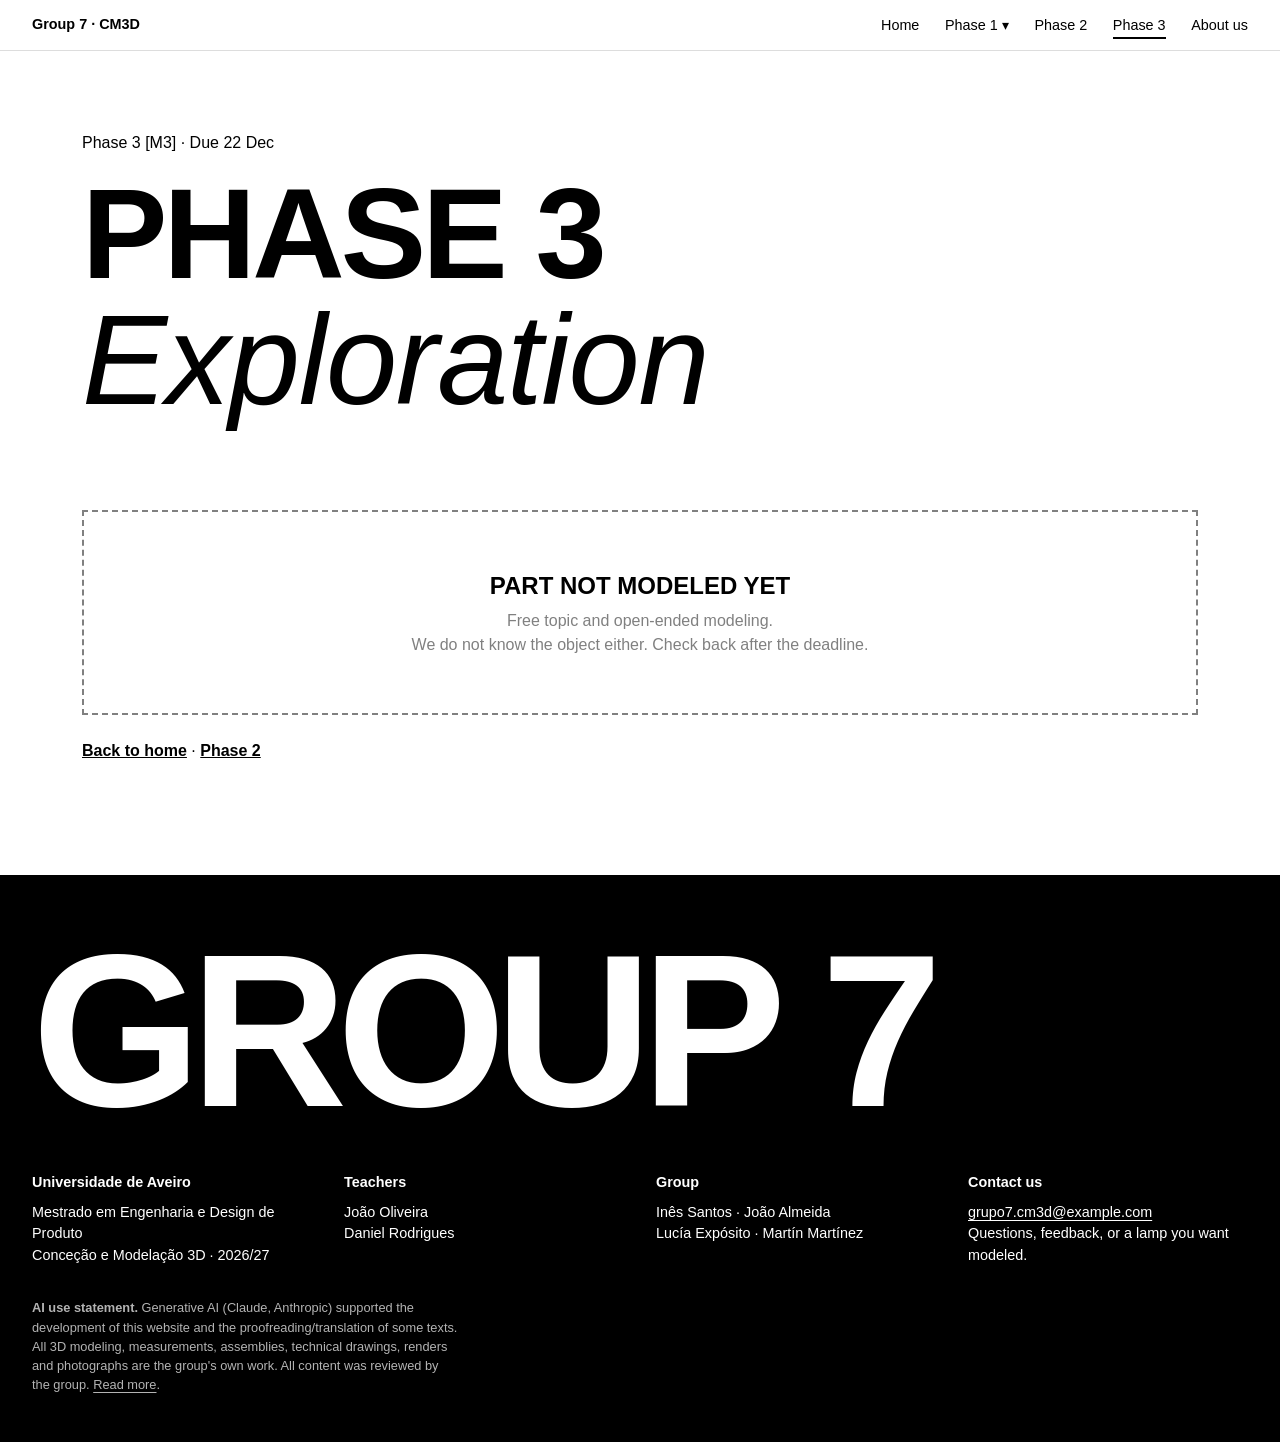
<file: fase3.html>
<!DOCTYPE html><html lang="en"><head><meta charset="utf-8"><meta name="viewport" content="width=device-width,initial-scale=1"><title>Phase 3 | Group 7 | CM3D</title><link rel="stylesheet" href="style.css"></head><body><header class="nav"><a href="index.html">Group 7 &middot; CM3D</a><nav aria-label="Main"><ul><li><a href="index.html">Home</a></li><li class="dd"><a href="fase1.html">Phase 1 &#9662;</a><ul><li><a href="fase1.html#s01">01 &nbsp;The object</a></li><li><a href="fase1.html#s02">02 &nbsp;Disassembly</a></li><li><a href="fase1.html#s03">03 &nbsp;Measuring</a></li><li><a href="fase1.html#s04">04 &nbsp;Modeling</a></li><li><a href="fase1.html#s05">05 &nbsp;Assembly & drawings</a></li><li><a href="fase1.html#s06">06 &nbsp;Challenges</a></li></ul></li><li><a href="fase2.html">Phase 2</a></li><li><a href="fase3.html" class="on">Phase 3</a></li><li><a href="nosotros.html">About us</a></li></ul></nav></header><main><div class="wrap" style="padding:5rem 2rem 2rem"><p>Phase 3 [M3] &middot; Due 22 Dec</p><h1>Phase 3<br><span class="it">Exploration</span></h1></div><section style="padding-top:2rem"><div class="wrap"><div class="ph"><strong>Part not modeled yet</strong>Free topic and open-ended modeling.<br>We do not know the object either. Check back after the deadline.</div><p><a href="index.html"><b>Back to home</b></a> &middot; <a href="fase2.html"><b>Phase 2</b></a></p></div></section></main><footer><div class="wm">Group 7</div><div class="g">
<div><h4>Universidade de Aveiro</h4>Mestrado em Engenharia e Design de Produto<br>Conceção e Modelação 3D &middot; 2026/27</div>
<div><h4>Teachers</h4>João Oliveira<br>Daniel Rodrigues</div>
<div><h4>Group</h4>Inês Santos &middot; João Almeida<br>Lucía Expósito &middot; Martín Martínez</div>
<div><h4>Contact us</h4><a href="mailto:grupo7.cm3d@example.com">grupo7.cm3d@example.com</a><br>Questions, feedback, or a lamp you want modeled.</div></div>
<p style="font-size:0.8rem; opacity:0.7; max-width:60ch; margin-top:2rem;"><strong>AI use statement.</strong> Generative AI (Claude, Anthropic) supported the development of this website and the proofreading/translation of some texts. All 3D modeling, measurements, assemblies, technical drawings, renders and photographs are the group's own work. All content was reviewed by the group. <a href="nosotros.html#ai">Read more</a>.</p>
</footer></body></html>
</file>
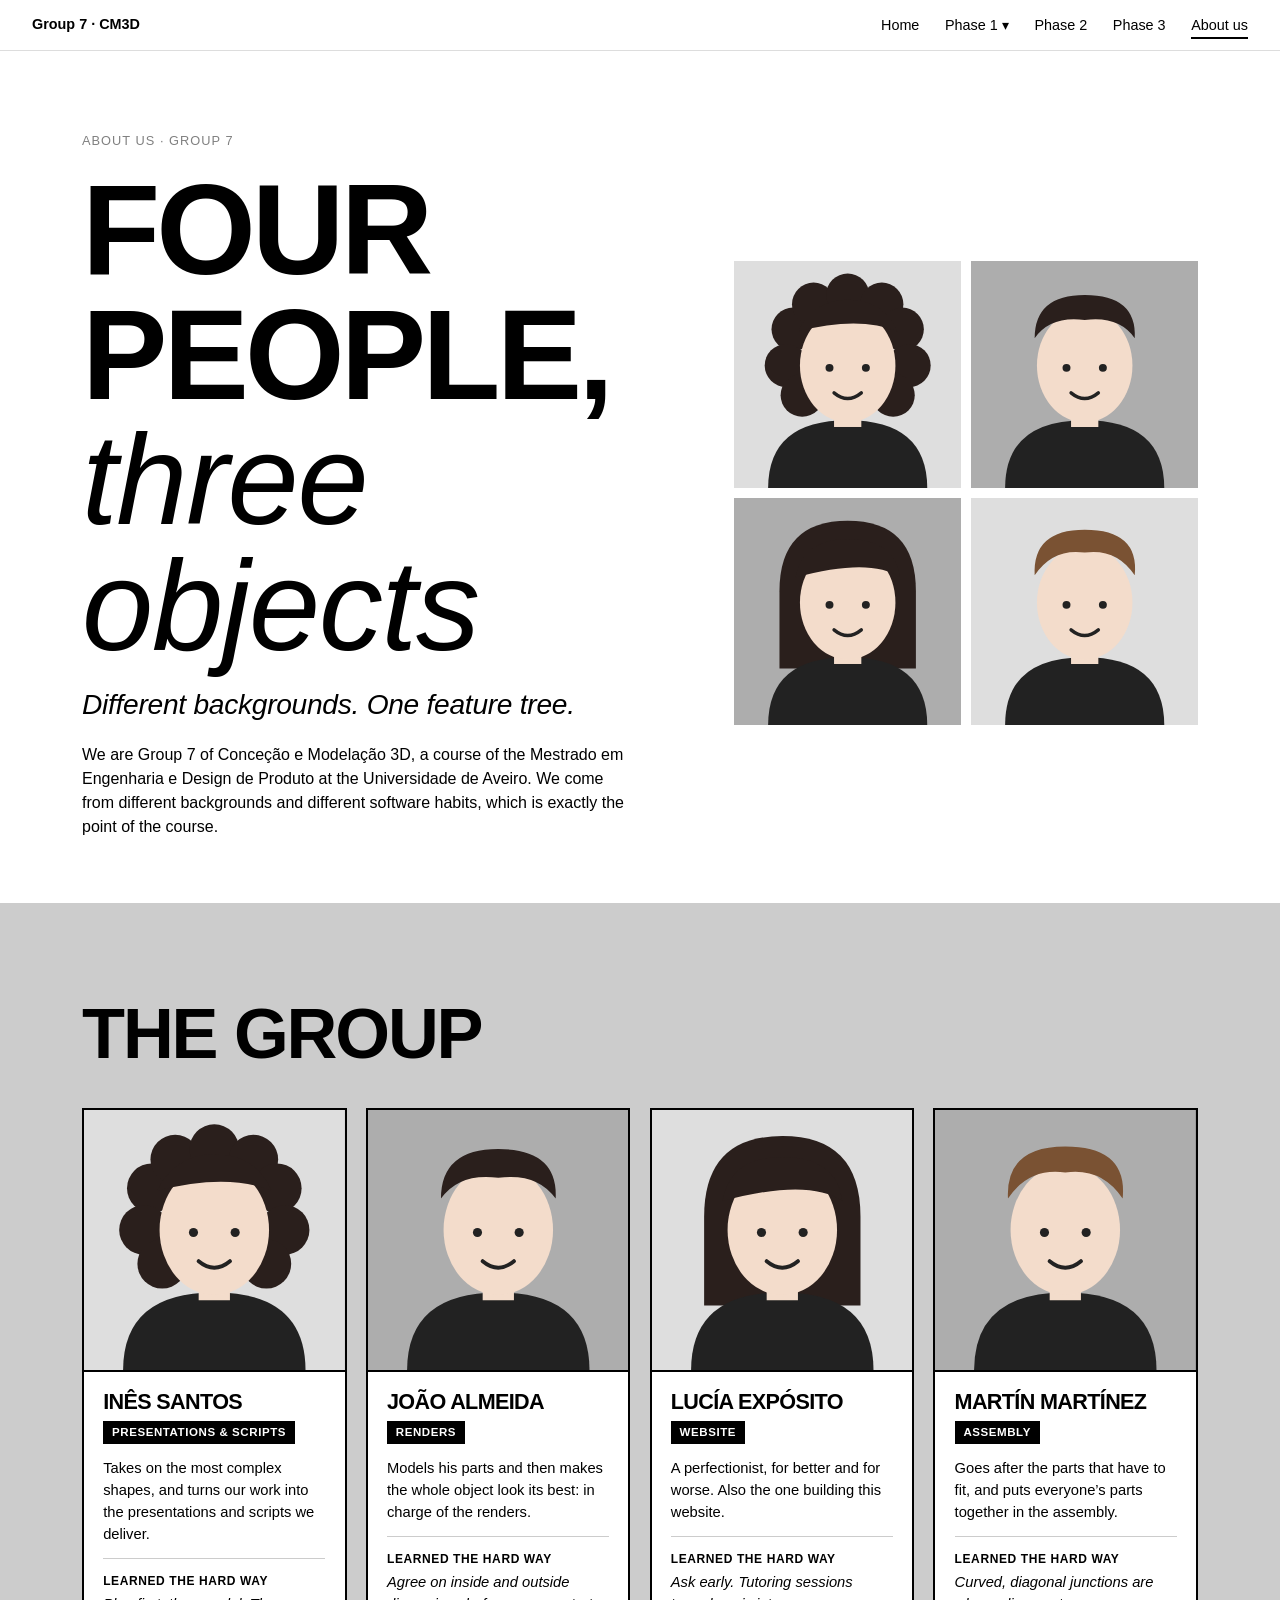
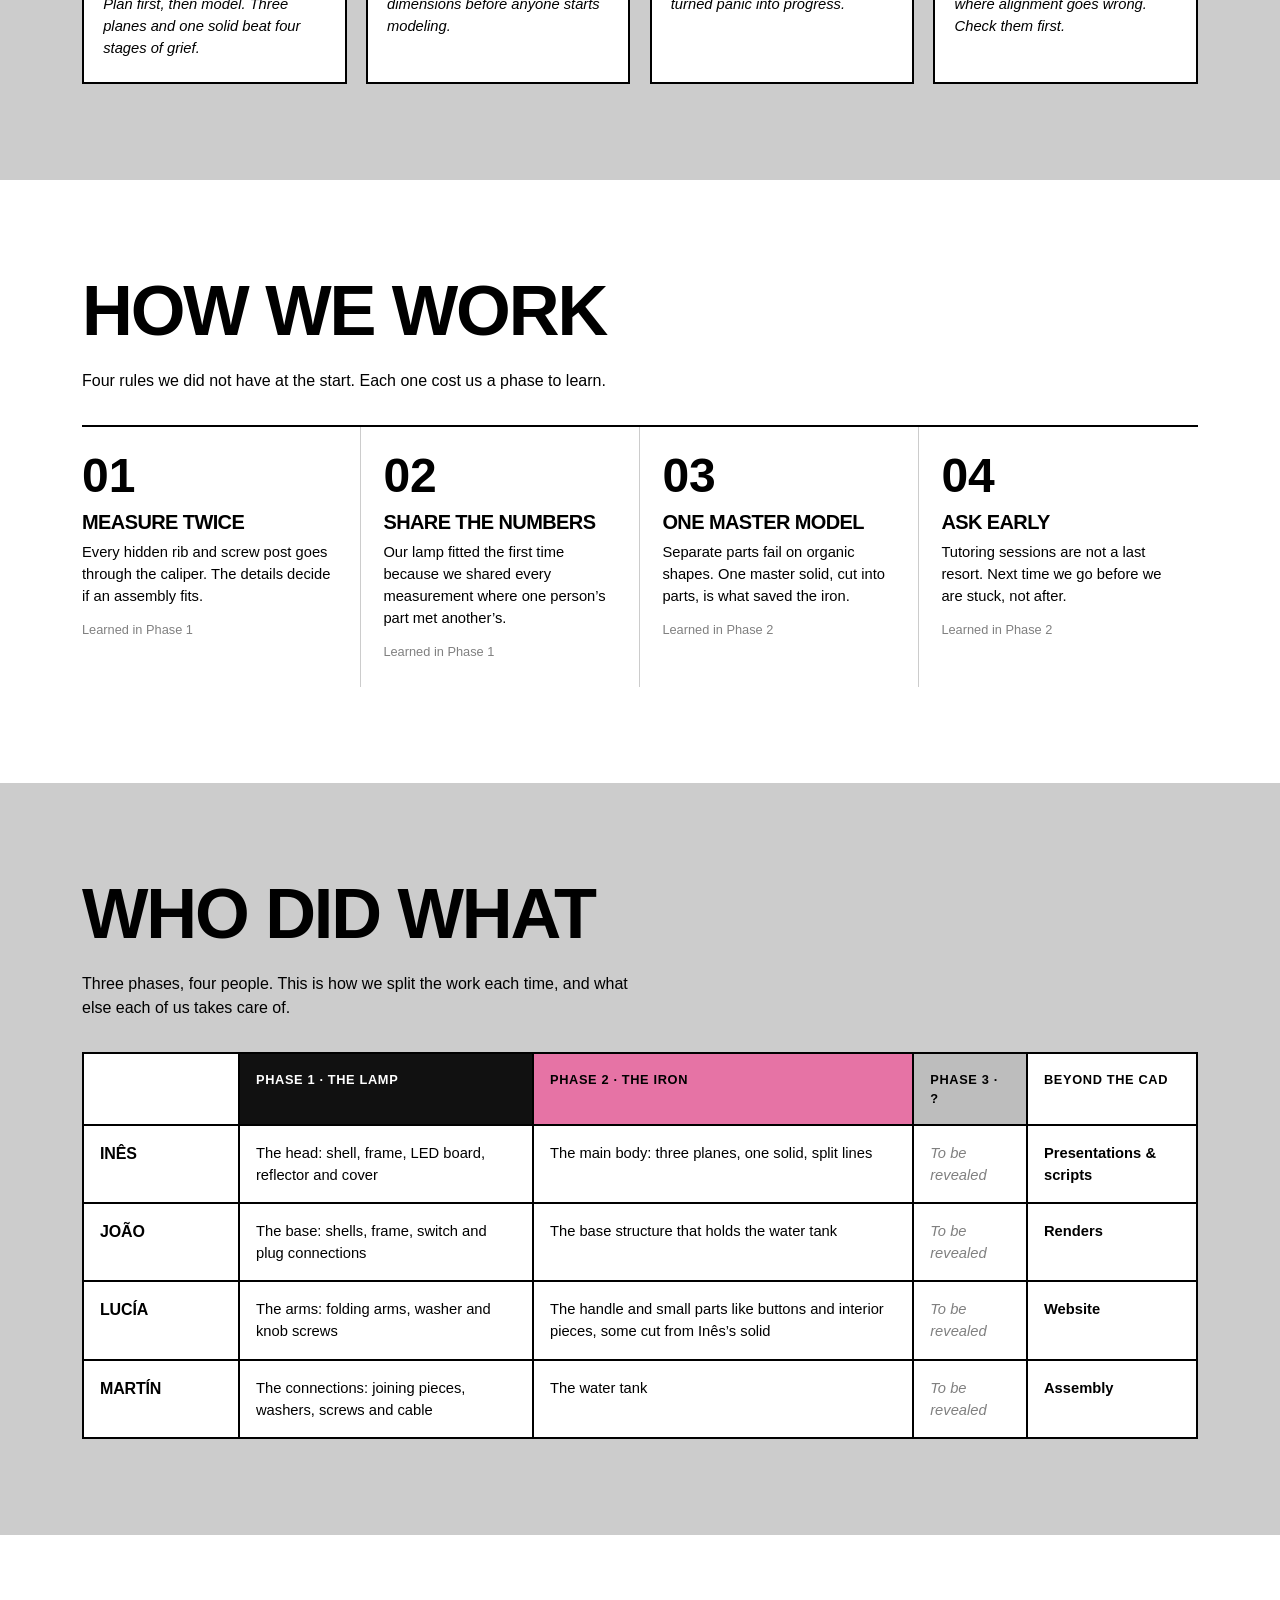
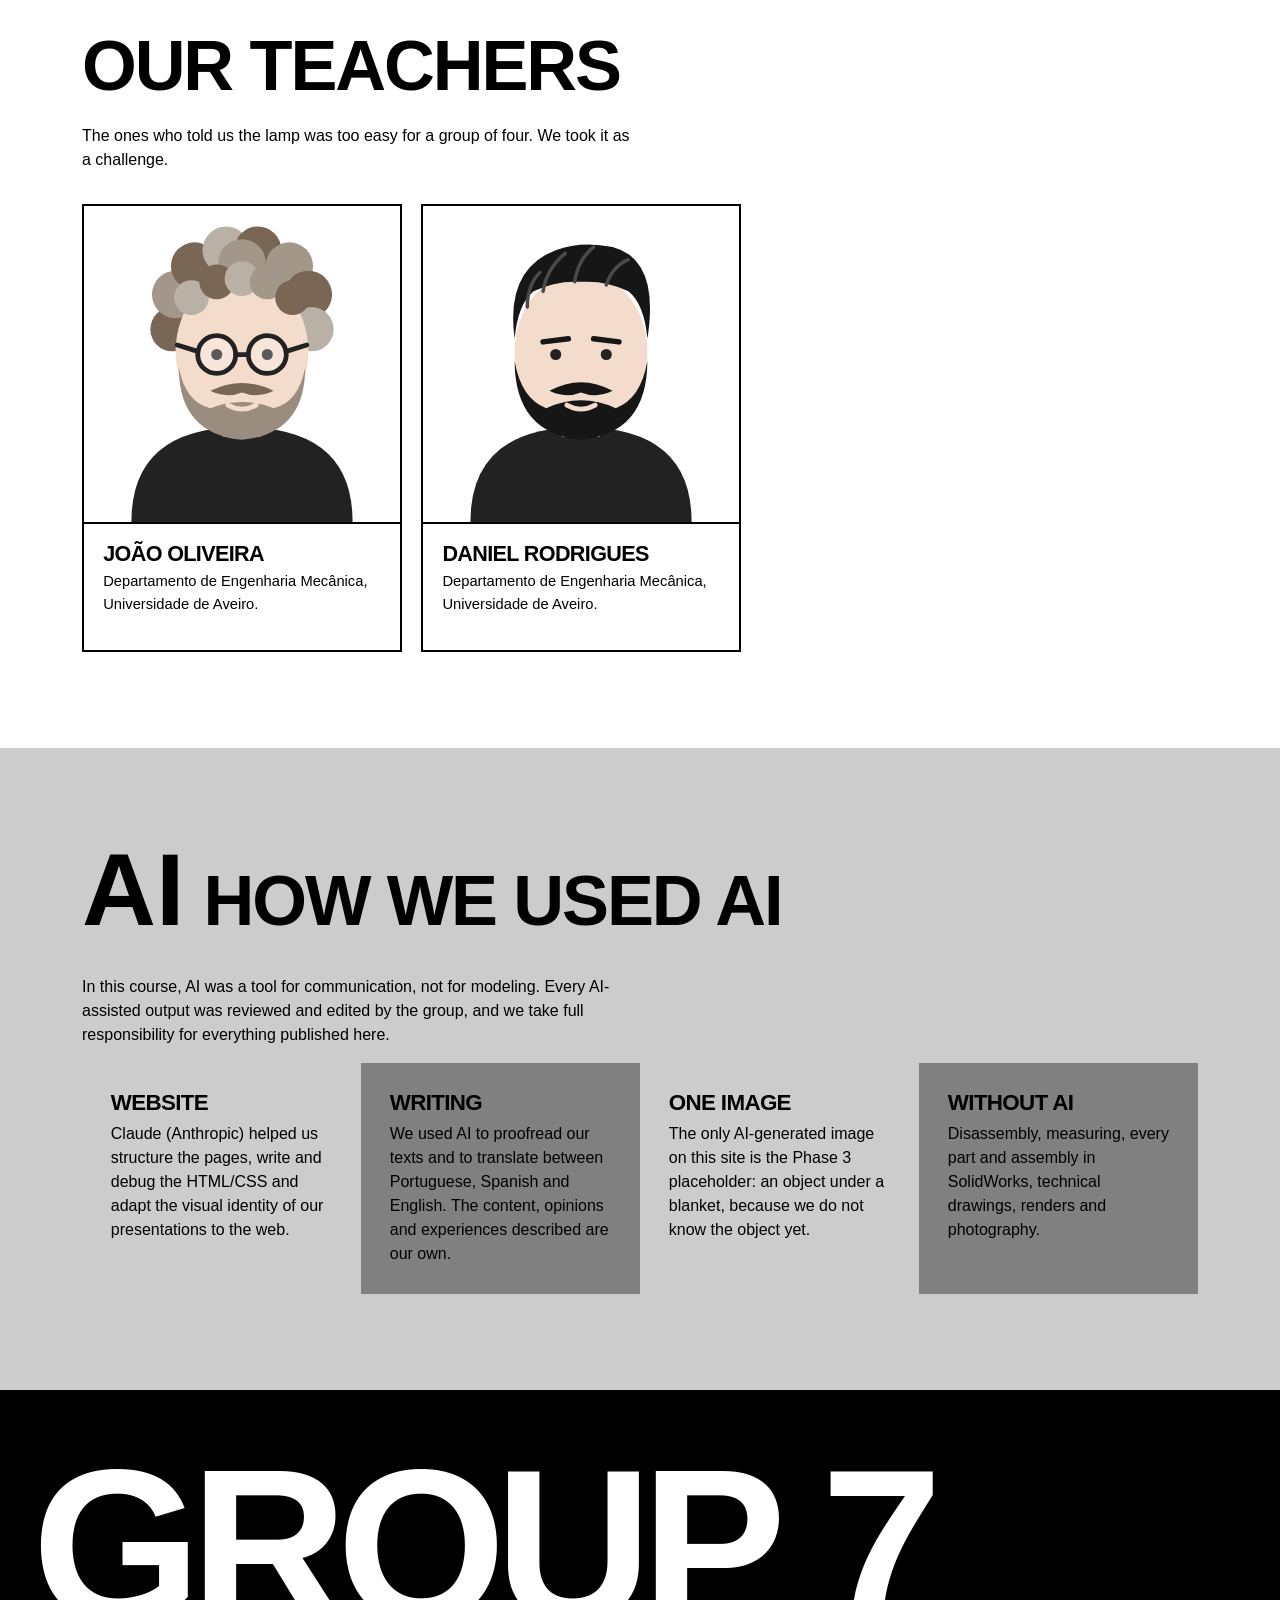
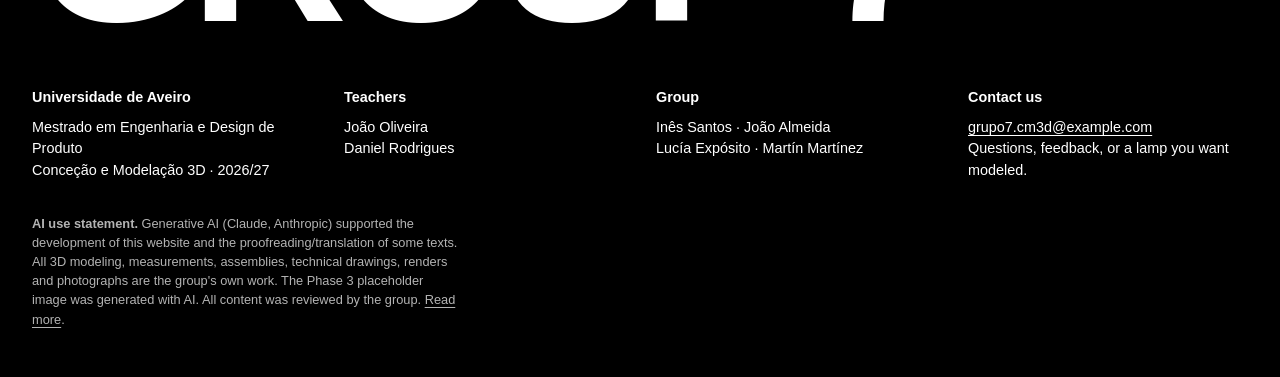
<file: nosotros.html>
<!DOCTYPE html><html lang="en"><head><meta charset="utf-8"><meta name="viewport" content="width=device-width,initial-scale=1"><title>About us | Group 7 | CM3D</title><link rel="stylesheet" href="style.css">
<style>
/* ===== About us ===== */
.ab-hero{padding:5rem 0 3rem}
.ab-grid{display:grid;grid-template-columns:1.3fr 1fr;gap:3rem;align-items:center}
.ab-kick{font-size:.8rem;letter-spacing:.08em;text-transform:uppercase;color:var(--mid);margin-bottom:1rem}
.ab-faces{display:grid;grid-template-columns:1fr 1fr;gap:.6rem}
.ab-faces svg{width:100%;display:block;background:var(--grey)}
.ab-faces svg:nth-child(2),.ab-faces svg:nth-child(3){background:var(--mid)}
.ab-team{display:grid;grid-template-columns:repeat(4,1fr);gap:1.2rem;margin-top:2.5rem}
.ab-card{border:2px solid #000;background:#fff;display:flex;flex-direction:column}
.ab-card svg{width:100%;display:block;background:var(--grey);border-bottom:2px solid #000}
.ab-card:nth-child(even) svg{background:var(--mid)}
.ab-card div{padding:1.2rem 1.2rem 1.4rem}
.ab-card h3{font-size:1.35rem;margin-bottom:.4rem}
.ab-tag{display:inline-block;font-size:.72rem;font-weight:700;letter-spacing:.05em;text-transform:uppercase;background:#000;color:#fff;padding:.2rem .55rem;margin-bottom:.8rem}
.ab-card p{font-size:.92rem;margin:0 0 .8rem}
.ab-card .lr{border-top:1px solid #0003;padding-top:.8rem;margin:0;font-style:italic}
.ab-card .lr b{font-style:normal;display:block;font-size:.75rem;letter-spacing:.05em;text-transform:uppercase;margin-bottom:.2rem}
.ab-rules{display:grid;grid-template-columns:repeat(4,1fr);border-top:2px solid #000;margin-top:2rem}
.ab-rules div{padding:1.6rem 1.4rem 1.6rem 0;border-right:1px solid #0003;padding-left:1.4rem}.ab-rules div:first-child{padding-left:0}.ab-rules div:last-child{border-right:0}
.ab-rules span{display:block;font-size:3rem;font-weight:800;line-height:1;margin-bottom:.8rem}
.ab-rules h3{font-size:1.25rem}
.ab-rules p{font-size:.92rem;margin:0}
.ab-rules small{display:block;margin-top:.8rem;color:var(--mid);font-size:.8rem}
.ab-wrapt{overflow-x:auto;margin-top:2rem}
.ab-who{width:100%;border-collapse:collapse;min-width:720px;background:#fff}
.ab-who th,.ab-who td{border:2px solid #000;padding:1rem;text-align:left;vertical-align:top;font-size:.92rem}
.ab-who thead th{font-size:.8rem;letter-spacing:.05em;text-transform:uppercase}
.ab-who thead th.p1{background:#111;color:#fff}.ab-who thead th.p2{background:#E673A5}.ab-who thead th.p3{background:#BDBDBD}
.ab-who tbody th{width:14%;font-size:1rem;text-transform:uppercase;letter-spacing:-.01em}
.ab-who td.p3{color:var(--mid);font-style:italic}
.ab-who thead th.bx{background:#fff}.ab-who td.bx{font-weight:700}
.ab-teach{display:grid;grid-template-columns:repeat(2,minmax(0,320px));gap:1.2rem;margin-top:2rem}
.ab-teach .ab-card svg{background:#fff}
@media(max-width:1000px){.ab-team,.ab-rules{grid-template-columns:1fr 1fr}.ab-rules div{border-right:0;padding-left:0;border-bottom:1px solid #0003}}
@media(max-width:700px){.ab-grid{grid-template-columns:1fr}.ab-team{grid-template-columns:1fr 1fr}.ab-rules{grid-template-columns:1fr}.ab-teach{grid-template-columns:1fr 1fr}}
@media(max-width:480px){.ab-team{grid-template-columns:1fr}}
</style></head><body><header class="nav"><a href="index.html">Group 7 &middot; CM3D</a><nav aria-label="Main"><ul><li><a href="index.html">Home</a></li><li class="dd"><a href="fase1.html">Phase 1 &#9662;</a><ul><li><a href="fase1.html#s01">01 &nbsp;The object</a></li><li><a href="fase1.html#s02">02 &nbsp;Disassembly</a></li><li><a href="fase1.html#s03">03 &nbsp;Measuring</a></li><li><a href="fase1.html#s04">04 &nbsp;Modeling</a></li><li><a href="fase1.html#s05">05 &nbsp;Assembly & drawings</a></li><li><a href="fase1.html#s06">06 &nbsp;Challenges</a></li></ul></li><li><a href="fase2.html">Phase 2</a></li><li><a href="fase3.html">Phase 3</a></li><li><a href="nosotros.html" class="on">About us</a></li></ul></nav></header><main>
<section class="ab-hero"><div class="wrap ab-grid"><div>
<p class="ab-kick">About us &middot; Group 7</p>
<h1>Four people,<br><span class="it">three objects</span></h1>
<p class="sub it">Different backgrounds. One feature tree.</p>
<p>We are Group 7 of Conceção e Modelação 3D, a course of the Mestrado em Engenharia e Design de Produto at the Universidade de Aveiro. We come from different backgrounds and different software habits, which is exactly the point of the course.</p>
</div><div class="ab-faces"><svg viewBox="0 0 200 200" aria-hidden="true" xmlns="http://www.w3.org/2000/svg"><rect width="200" height="200" fill="#fff" fill-opacity=".35"/><circle cx="52" cy="60" r="19" fill="#2a1f1c"/><circle cx="70" cy="38" r="19" fill="#2a1f1c"/><circle cx="100" cy="30" r="19" fill="#2a1f1c"/><circle cx="130" cy="38" r="19" fill="#2a1f1c"/><circle cx="148" cy="60" r="19" fill="#2a1f1c"/><circle cx="46" cy="92" r="19" fill="#2a1f1c"/><circle cx="154" cy="92" r="19" fill="#2a1f1c"/><circle cx="60" cy="118" r="19" fill="#2a1f1c"/><circle cx="140" cy="118" r="19" fill="#2a1f1c"/><path d="M30 200Q30 140 100 140Q170 140 170 200Z" fill="#222"/><rect x="88" y="120" width="24" height="26" fill="#f3dccb"/><ellipse cx="100" cy="92" rx="42" ry="50" fill="#f3dccb"/><path d="M56 62Q70 34 100 34Q132 34 144 62Q110 48 56 62Z" fill="#2a1f1c"/><circle cx="84" cy="94" r="3.5" fill="#222"/><circle cx="116" cy="94" r="3.5" fill="#222"/><path d="M88 116Q100 126 112 116" stroke="#222" stroke-width="3" fill="none" stroke-linecap="round"/></svg><svg viewBox="0 0 200 200" aria-hidden="true" xmlns="http://www.w3.org/2000/svg"><rect width="200" height="200" fill="#fff" fill-opacity=".35"/><path d="M30 200Q30 140 100 140Q170 140 170 200Z" fill="#222"/><rect x="88" y="120" width="24" height="26" fill="#f3dccb"/><ellipse cx="100" cy="92" rx="42" ry="50" fill="#f3dccb"/><path d="M56 68Q56 30 100 30Q146 30 144 68Q130 48 100 52Q70 48 56 68Z" fill="#2a1f1c"/><circle cx="84" cy="94" r="3.5" fill="#222"/><circle cx="116" cy="94" r="3.5" fill="#222"/><path d="M88 116Q100 126 112 116" stroke="#222" stroke-width="3" fill="none" stroke-linecap="round"/></svg><svg viewBox="0 0 200 200" aria-hidden="true" xmlns="http://www.w3.org/2000/svg"><rect width="200" height="200" fill="#fff" fill-opacity=".35"/><path d="M40 82Q40 20 100 20Q160 20 160 82L160 150H40Z" fill="#2a1f1c"/><path d="M30 200Q30 140 100 140Q170 140 170 200Z" fill="#222"/><rect x="88" y="120" width="24" height="26" fill="#f3dccb"/><ellipse cx="100" cy="92" rx="42" ry="50" fill="#f3dccb"/><path d="M54 70Q60 36 100 36Q142 36 146 70Q120 52 54 70Z" fill="#2a1f1c"/><circle cx="84" cy="94" r="3.5" fill="#222"/><circle cx="116" cy="94" r="3.5" fill="#222"/><path d="M88 116Q100 126 112 116" stroke="#222" stroke-width="3" fill="none" stroke-linecap="round"/></svg><svg viewBox="0 0 200 200" aria-hidden="true" xmlns="http://www.w3.org/2000/svg"><rect width="200" height="200" fill="#fff" fill-opacity=".35"/><path d="M30 200Q30 140 100 140Q170 140 170 200Z" fill="#222"/><rect x="88" y="120" width="24" height="26" fill="#f3dccb"/><ellipse cx="100" cy="92" rx="42" ry="50" fill="#f3dccb"/><path d="M56 68Q54 28 100 28Q148 28 144 68Q128 44 100 48Q72 44 56 68Z" fill="#7a5233"/><circle cx="84" cy="94" r="3.5" fill="#222"/><circle cx="116" cy="94" r="3.5" fill="#222"/><path d="M88 116Q100 126 112 116" stroke="#222" stroke-width="3" fill="none" stroke-linecap="round"/></svg></div></div></section>

<section class="grey"><div class="wrap"><h2>The group</h2>
<div class="ab-team">
<article class="ab-card"><svg viewBox="0 0 200 200" aria-hidden="true" xmlns="http://www.w3.org/2000/svg"><rect width="200" height="200" fill="#fff" fill-opacity=".35"/><circle cx="52" cy="60" r="19" fill="#2a1f1c"/><circle cx="70" cy="38" r="19" fill="#2a1f1c"/><circle cx="100" cy="30" r="19" fill="#2a1f1c"/><circle cx="130" cy="38" r="19" fill="#2a1f1c"/><circle cx="148" cy="60" r="19" fill="#2a1f1c"/><circle cx="46" cy="92" r="19" fill="#2a1f1c"/><circle cx="154" cy="92" r="19" fill="#2a1f1c"/><circle cx="60" cy="118" r="19" fill="#2a1f1c"/><circle cx="140" cy="118" r="19" fill="#2a1f1c"/><path d="M30 200Q30 140 100 140Q170 140 170 200Z" fill="#222"/><rect x="88" y="120" width="24" height="26" fill="#f3dccb"/><ellipse cx="100" cy="92" rx="42" ry="50" fill="#f3dccb"/><path d="M56 62Q70 34 100 34Q132 34 144 62Q110 48 56 62Z" fill="#2a1f1c"/><circle cx="84" cy="94" r="3.5" fill="#222"/><circle cx="116" cy="94" r="3.5" fill="#222"/><path d="M88 116Q100 126 112 116" stroke="#222" stroke-width="3" fill="none" stroke-linecap="round"/></svg><div><h3>Inês Santos</h3><span class="ab-tag">Presentations &amp; scripts</span><p>Takes on the most complex shapes, and turns our work into the presentations and scripts we deliver.</p><p class="lr"><b>Learned the hard way</b>Plan first, then model. Three planes and one solid beat four stages of grief.</p></div></article>
<article class="ab-card"><svg viewBox="0 0 200 200" aria-hidden="true" xmlns="http://www.w3.org/2000/svg"><rect width="200" height="200" fill="#fff" fill-opacity=".35"/><path d="M30 200Q30 140 100 140Q170 140 170 200Z" fill="#222"/><rect x="88" y="120" width="24" height="26" fill="#f3dccb"/><ellipse cx="100" cy="92" rx="42" ry="50" fill="#f3dccb"/><path d="M56 68Q56 30 100 30Q146 30 144 68Q130 48 100 52Q70 48 56 68Z" fill="#2a1f1c"/><circle cx="84" cy="94" r="3.5" fill="#222"/><circle cx="116" cy="94" r="3.5" fill="#222"/><path d="M88 116Q100 126 112 116" stroke="#222" stroke-width="3" fill="none" stroke-linecap="round"/></svg><div><h3>João Almeida</h3><span class="ab-tag">Renders</span><p>Models his parts and then makes the whole object look its best: in charge of the renders.</p><p class="lr"><b>Learned the hard way</b>Agree on inside and outside dimensions before anyone starts modeling.</p></div></article>
<article class="ab-card"><svg viewBox="0 0 200 200" aria-hidden="true" xmlns="http://www.w3.org/2000/svg"><rect width="200" height="200" fill="#fff" fill-opacity=".35"/><path d="M40 82Q40 20 100 20Q160 20 160 82L160 150H40Z" fill="#2a1f1c"/><path d="M30 200Q30 140 100 140Q170 140 170 200Z" fill="#222"/><rect x="88" y="120" width="24" height="26" fill="#f3dccb"/><ellipse cx="100" cy="92" rx="42" ry="50" fill="#f3dccb"/><path d="M54 70Q60 36 100 36Q142 36 146 70Q120 52 54 70Z" fill="#2a1f1c"/><circle cx="84" cy="94" r="3.5" fill="#222"/><circle cx="116" cy="94" r="3.5" fill="#222"/><path d="M88 116Q100 126 112 116" stroke="#222" stroke-width="3" fill="none" stroke-linecap="round"/></svg><div><h3>Lucía Expósito</h3><span class="ab-tag">Website</span><p>A perfectionist, for better and for worse. Also the one building this website.</p><p class="lr"><b>Learned the hard way</b>Ask early. Tutoring sessions turned panic into progress.</p></div></article>
<article class="ab-card"><svg viewBox="0 0 200 200" aria-hidden="true" xmlns="http://www.w3.org/2000/svg"><rect width="200" height="200" fill="#fff" fill-opacity=".35"/><path d="M30 200Q30 140 100 140Q170 140 170 200Z" fill="#222"/><rect x="88" y="120" width="24" height="26" fill="#f3dccb"/><ellipse cx="100" cy="92" rx="42" ry="50" fill="#f3dccb"/><path d="M56 68Q54 28 100 28Q148 28 144 68Q128 44 100 48Q72 44 56 68Z" fill="#7a5233"/><circle cx="84" cy="94" r="3.5" fill="#222"/><circle cx="116" cy="94" r="3.5" fill="#222"/><path d="M88 116Q100 126 112 116" stroke="#222" stroke-width="3" fill="none" stroke-linecap="round"/></svg><div><h3>Martín Martínez</h3><span class="ab-tag">Assembly</span><p>Goes after the parts that have to fit, and puts everyone&rsquo;s parts together in the assembly.</p><p class="lr"><b>Learned the hard way</b>Curved, diagonal junctions are where alignment goes wrong. Check them first.</p></div></article>
</div></div></section>

<section><div class="wrap"><h2>How we work</h2><p>Four rules we did not have at the start. Each one cost us a phase to learn.</p>
<div class="ab-rules">
<div><span>01</span><h3>Measure twice</h3><p>Every hidden rib and screw post goes through the caliper. The details decide if an assembly fits.</p><small>Learned in Phase 1</small></div>
<div><span>02</span><h3>Share the numbers</h3><p>Our lamp fitted the first time because we shared every measurement where one person&rsquo;s part met another&rsquo;s.</p><small>Learned in Phase 1</small></div>
<div><span>03</span><h3>One master model</h3><p>Separate parts fail on organic shapes. One master solid, cut into parts, is what saved the iron.</p><small>Learned in Phase 2</small></div>
<div><span>04</span><h3>Ask early</h3><p>Tutoring sessions are not a last resort. Next time we go before we are stuck, not after.</p><small>Learned in Phase 2</small></div>
</div></div></section>

<section class="grey"><div class="wrap"><h2>Who did what</h2><p>Three phases, four people. This is how we split the work each time, and what else each of us takes care of.</p>
<div class="ab-wrapt"><table class="ab-who"><thead><tr><th scope="col"></th><th scope="col" class="p1"><a href="fase1.html" style="text-decoration:none">Phase 1 &middot; The lamp</a></th><th scope="col" class="p2"><a href="fase2.html" style="text-decoration:none">Phase 2 &middot; The iron</a></th><th scope="col" class="p3">Phase 3 &middot; ?</th><th scope="col" class="bx">Beyond the CAD</th></tr></thead><tbody>
<tr><th scope="row">Inês</th><td>The head: shell, frame, LED board, reflector and cover</td><td>The main body: three planes, one solid, split lines</td><td class="p3">To be revealed</td><td class="bx">Presentations &amp; scripts</td></tr>
<tr><th scope="row">João</th><td>The base: shells, frame, switch and plug connections</td><td>The base structure that holds the water tank</td><td class="p3">To be revealed</td><td class="bx">Renders</td></tr>
<tr><th scope="row">Lucía</th><td>The arms: folding arms, washer and knob screws</td><td>The handle and small parts like buttons and interior pieces, some cut from Inês&rsquo;s solid</td><td class="p3">To be revealed</td><td class="bx">Website</td></tr>
<tr><th scope="row">Martín</th><td>The connections: joining pieces, washers, screws and cable</td><td>The water tank</td><td class="p3">To be revealed</td><td class="bx">Assembly</td></tr>
</tbody></table></div></div></section>

<section><div class="wrap"><h2>Our teachers</h2><p>The ones who told us the lamp was too easy for a group of four. We took it as a challenge.</p>
<div class="ab-teach">
<article class="ab-card"><svg viewBox="0 0 200 200" xmlns="http://www.w3.org/2000/svg" aria-hidden="true"><rect width="200" height="200" fill="#fff" fill-opacity=".35"/><path d="M30 200Q30 140 100 140Q170 140 170 200Z" fill="#222"/><rect x="88" y="120" width="24" height="26" fill="#f3dccb"/><circle cx="56" cy="78" r="14" fill="#7a6655"/><circle cx="58" cy="56" r="15" fill="#a39789"/><circle cx="70" cy="38" r="15" fill="#7a6655"/><circle cx="90" cy="28" r="15" fill="#b9b1a6"/><circle cx="110" cy="28" r="15" fill="#7a6655"/><circle cx="130" cy="38" r="15" fill="#a39789"/><circle cx="142" cy="56" r="15" fill="#7a6655"/><circle cx="144" cy="78" r="14" fill="#b9b1a6"/><circle cx="100" cy="36" r="15" fill="#a39789"/><ellipse cx="100" cy="92" rx="42" ry="50" fill="#f3dccb"/><circle cx="68" cy="58" r="11" fill="#b9b1a6"/><circle cx="84" cy="48" r="11" fill="#7a6655"/><circle cx="100" cy="46" r="11" fill="#b9b1a6"/><circle cx="116" cy="48" r="11" fill="#a39789"/><circle cx="132" cy="58" r="11" fill="#7a6655"/><circle cx="84" cy="94" r="3.5" fill="#222"/><circle cx="116" cy="94" r="3.5" fill="#222"/><circle cx="84" cy="94" r="12" fill="#fff" fill-opacity=".25" stroke="#222" stroke-width="3"/><circle cx="116" cy="94" r="12" fill="#fff" fill-opacity=".25" stroke="#222" stroke-width="3"/><path d="M96 94H104M72 92L59 88M128 92L141 88" stroke="#222" stroke-width="3" stroke-linecap="round"/><path d="M60 102Q60 144 100 148Q140 144 140 102Q136 124 120 128Q100 120 80 128Q64 124 60 102Z" fill="#9a8c7e"/><path d="M80 117Q100 107 120 117Q110 122 100 118Q90 122 80 117Z" fill="#7a6655"/><path d="M91 126Q100 131 109 126" stroke="#f3dccb" stroke-width="3" fill="none" stroke-linecap="round"/></svg><div><h3>João Oliveira</h3><p>Departamento de Engenharia Mecânica, Universidade de Aveiro.</p></div></article>
<article class="ab-card"><svg viewBox="0 0 200 200" xmlns="http://www.w3.org/2000/svg" aria-hidden="true"><rect width="200" height="200" fill="#fff" fill-opacity=".35"/><path d="M30 200Q30 140 100 140Q170 140 170 200Z" fill="#222"/><rect x="88" y="120" width="24" height="26" fill="#f3dccb"/><ellipse cx="100" cy="92" rx="42" ry="50" fill="#f3dccb"/><path d="M58 84Q52 40 84 28Q100 22 120 26Q150 34 142 84Q140 62 130 54Q116 47 100 48Q84 47 70 54Q60 62 58 84Z" fill="#161616"/><path d="M76 54Q78 40 90 30M96 48Q98 34 108 26M116 50Q120 38 130 34M66 64Q66 50 74 42" stroke="#4a4a4a" stroke-width="2.2" fill="none" stroke-linecap="round"/><path d="M76 86L92 84M108 84L124 86" stroke="#161616" stroke-width="3.5" stroke-linecap="round"/><circle cx="84" cy="94" r="3.5" fill="#222"/><circle cx="116" cy="94" r="3.5" fill="#222"/><path d="M58 98Q58 144 100 148Q142 144 142 98Q138 122 122 128Q100 118 78 128Q62 122 58 98Z" fill="#161616"/><path d="M80 117Q100 106 120 117Q110 122 100 118Q90 122 80 117Z" fill="#161616"/><path d="M91 126Q100 131 109 126" stroke="#f3dccb" stroke-width="3" fill="none" stroke-linecap="round"/></svg><div><h3>Daniel Rodrigues</h3><p>Departamento de Engenharia Mecânica, Universidade de Aveiro.</p></div></article>
</div></div></section>

<section id="ai" class="grey"><div class="wrap"><div class="big"><span>AI</span><h2>How we used AI</h2></div><p>In this course, AI was a tool for communication, not for modeling. Every AI-assisted output was reviewed and edited by the group, and we take full responsibility for everything published here.</p><div class="cards"><div class="card"><h3>Website</h3><p>Claude (Anthropic) helped us structure the pages, write and debug the HTML/CSS and adapt the visual identity of our presentations to the web.</p></div><div class="card"><h3>Writing</h3><p>We used AI to proofread our texts and to translate between Portuguese, Spanish and English. The content, opinions and experiences described are our own.</p></div><div class="card"><h3>One image</h3><p>The only AI-generated image on this site is the Phase 3 placeholder: an object under a blanket, because we do not know the object yet.</p></div><div class="card"><h3>Without AI</h3><p>Disassembly, measuring, every part and assembly in SolidWorks, technical drawings, renders and photography.</p></div></div></div></section>
</main><footer><div class="wm">Group 7</div><div class="g">
<div><h4>Universidade de Aveiro</h4>Mestrado em Engenharia e Design de Produto<br>Conceção e Modelação 3D &middot; 2026/27</div>
<div><h4>Teachers</h4>João Oliveira<br>Daniel Rodrigues</div>
<div><h4>Group</h4>Inês Santos &middot; João Almeida<br>Lucía Expósito &middot; Martín Martínez</div>
<div><h4>Contact us</h4><a href="mailto:grupo7.cm3d@example.com">grupo7.cm3d@example.com</a><br>Questions, feedback, or a lamp you want modeled.</div></div>
<p style="font-size:0.8rem; opacity:0.7; max-width:60ch; margin-top:2rem;"><strong>AI use statement.</strong> Generative AI (Claude, Anthropic) supported the development of this website and the proofreading/translation of some texts. All 3D modeling, measurements, assemblies, technical drawings, renders and photographs are the group's own work. The Phase 3 placeholder image was generated with AI. All content was reviewed by the group. <a href="nosotros.html#ai">Read more</a>.</p>
</footer></body></html>
</file>
<file: style.css>
:root{--ink:#000;--paper:#fff;--grey:#ccc;--mid:#808080}
*{box-sizing:border-box;margin:0;padding:0}html{scroll-behavior:smooth}
body{font-family:"Helvetica Neue",Helvetica,Arial,sans-serif;color:var(--ink);background:var(--paper);line-height:1.5;-webkit-font-smoothing:antialiased}
a{color:inherit}:focus-visible{outline:3px solid var(--ink);outline-offset:3px}
.nav{position:sticky;top:0;z-index:30;background:var(--paper);border-bottom:1px solid #0002;display:flex;justify-content:space-between;align-items:center;gap:1rem;padding:.9rem 2rem;font-size:.9rem;flex-wrap:wrap}
.nav>a{font-weight:800;text-decoration:none}.nav ul{display:flex;gap:1.6rem;list-style:none}
.nav li{position:relative}.nav li>a{text-decoration:none;padding:.3rem 0}.nav li>a:hover,.nav a.on{border-bottom:2px solid var(--ink)}
.dd ul{display:none;position:absolute;right:0;top:100%;background:var(--paper);border:1px solid var(--ink);min-width:230px;padding:.5rem 0;flex-direction:column;gap:0}
.dd:hover ul,.dd:focus-within ul{display:flex}.dd ul a{display:block;padding:.4rem 1rem;text-decoration:none}.dd ul a:hover{background:var(--grey)}
h1,h2,h3{line-height:.98;letter-spacing:-.03em;text-transform:uppercase;font-weight:800}
h1{font-size:clamp(2.8rem,10vw,9rem)}h2{font-size:clamp(2rem,5.5vw,4.5rem);margin-bottom:1.5rem}h3{font-size:1.4rem;margin-bottom:.5rem}
.it{font-style:italic;font-weight:400;text-transform:none;letter-spacing:-.01em}
.wrap{max-width:1180px;margin:0 auto;padding:0 2rem}section{padding:6rem 0}.grey{background:var(--grey)}.dark{background:#000;color:#fff}
p{max-width:62ch;margin-bottom:1rem}.sub{font-size:clamp(1.1rem,2.2vw,1.8rem);margin-top:1rem}
.hero{padding:5rem 0 0;min-height:calc(100vh - 56px);display:flex;flex-direction:column;justify-content:space-between}
.cal{width:100%;display:block;touch-action:none;margin-top:3rem}.cal .jaw{cursor:ew-resize}
.rd{font-variant-numeric:tabular-nums}.hint{font-size:.8rem;color:var(--mid);padding:0 2rem 1.2rem}
.rows{border-top:2px solid #000}.row{display:grid;grid-template-columns:5rem 1fr 14rem 11rem;gap:1.5rem;align-items:center;padding:2rem 1rem;border-bottom:2px solid #000;text-decoration:none;transition:background .2s,padding .2s}
.row:hover{background:var(--grey);padding-left:2rem}.row h3{font-size:clamp(1.6rem,4vw,3.2rem);margin:0}.row .n{font-size:3rem;font-weight:800}.row small{display:block;color:var(--mid);font-size:.95rem;text-transform:none;letter-spacing:0;font-weight:400;margin-top:.4rem}
.row img{width:100%;max-height:120px;object-fit:contain}.st{font-size:.9rem}.st b{display:block}
@media(max-width:800px){.row{grid-template-columns:3rem 1fr}.row .st,.row .th{grid-column:2}}
.cols{display:grid;grid-template-columns:1fr 1fr;gap:3rem;align-items:start}@media(max-width:800px){.cols{grid-template-columns:1fr}}
figure img{width:100%;display:block}figcaption{font-size:.85rem;color:var(--mid);margin-top:.5rem}.dark figcaption{color:#bbb}
.gal{display:grid;grid-template-columns:repeat(auto-fit,minmax(240px,1fr));gap:1rem;margin:2rem 0}
.gal img{aspect-ratio:3/4;object-fit:cover}.gal.l img{aspect-ratio:4/3}.gal.r img{aspect-ratio:3/4;object-fit:contain;background:#c8ccd4}.gal.d img{aspect-ratio:4/3;object-fit:contain;background:#fff;border:1px solid #0003}video{width:100%;display:block;background:#000}
.big{display:flex;gap:1.2rem;align-items:baseline;margin-bottom:1rem}.big span{font-size:clamp(3rem,8vw,7rem);font-weight:800;line-height:.9}
.ph{border:2px dashed var(--mid);padding:3.5rem 2rem;margin:1.5rem 0;text-align:center;color:var(--mid)}.ph strong{display:block;color:var(--ink);font-size:1.5rem;text-transform:uppercase;margin-bottom:.3rem}
.cards{display:grid;grid-template-columns:repeat(auto-fit,minmax(240px,1fr))}.card{padding:1.8rem}.card:nth-child(odd){background:var(--grey)}.card:nth-child(even){background:var(--mid);color:#000}
.card svg{width:100%;max-width:200px;display:block;margin-bottom:1rem}.card b{display:block;margin-top:.8rem}.card p{margin:0}
footer{background:#000;color:#fff;padding:4rem 2rem 2rem}footer .wm{font-size:clamp(4rem,17vw,16rem);font-weight:800;line-height:.85;letter-spacing:-.05em;text-transform:uppercase}
footer .g{display:grid;grid-template-columns:repeat(auto-fit,minmax(220px,1fr));gap:2rem;margin-top:3rem;font-size:.9rem}footer a{text-underline-offset:3px}footer h4{margin-bottom:.5rem}
</file>
